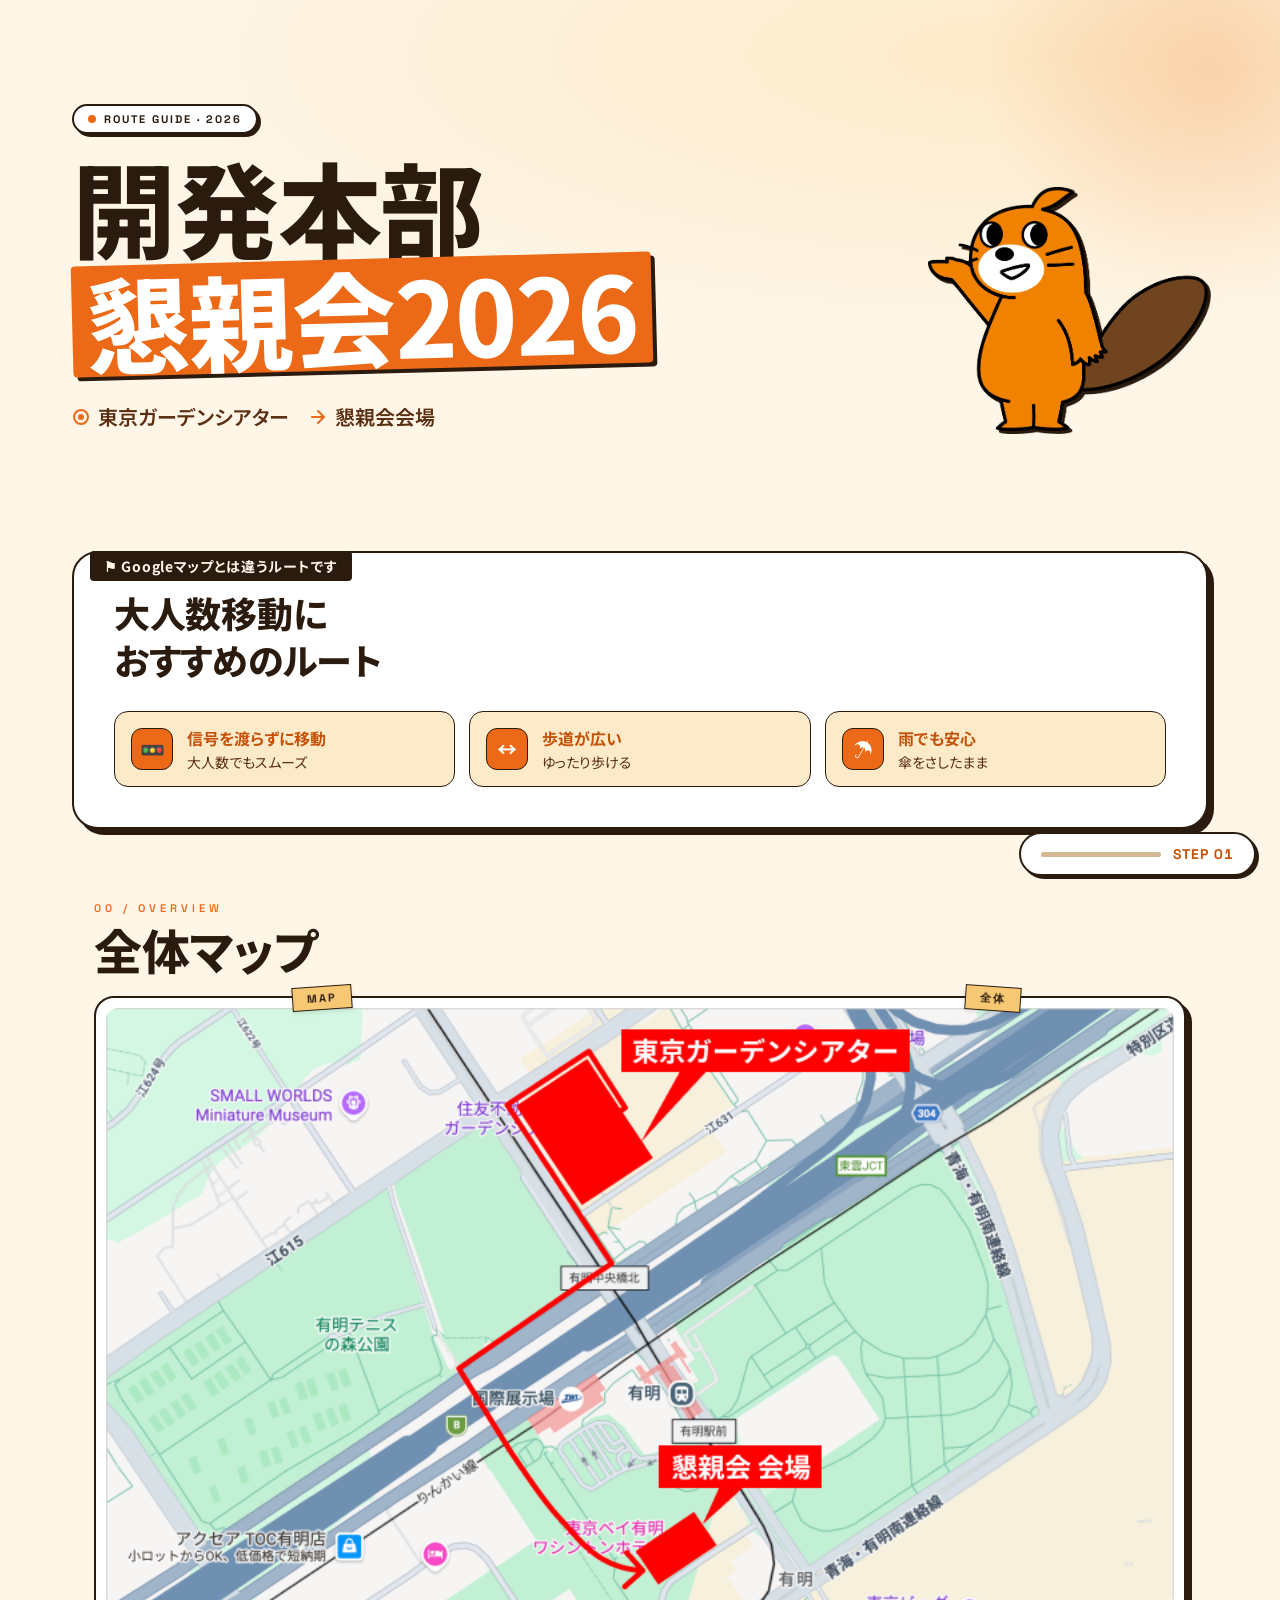
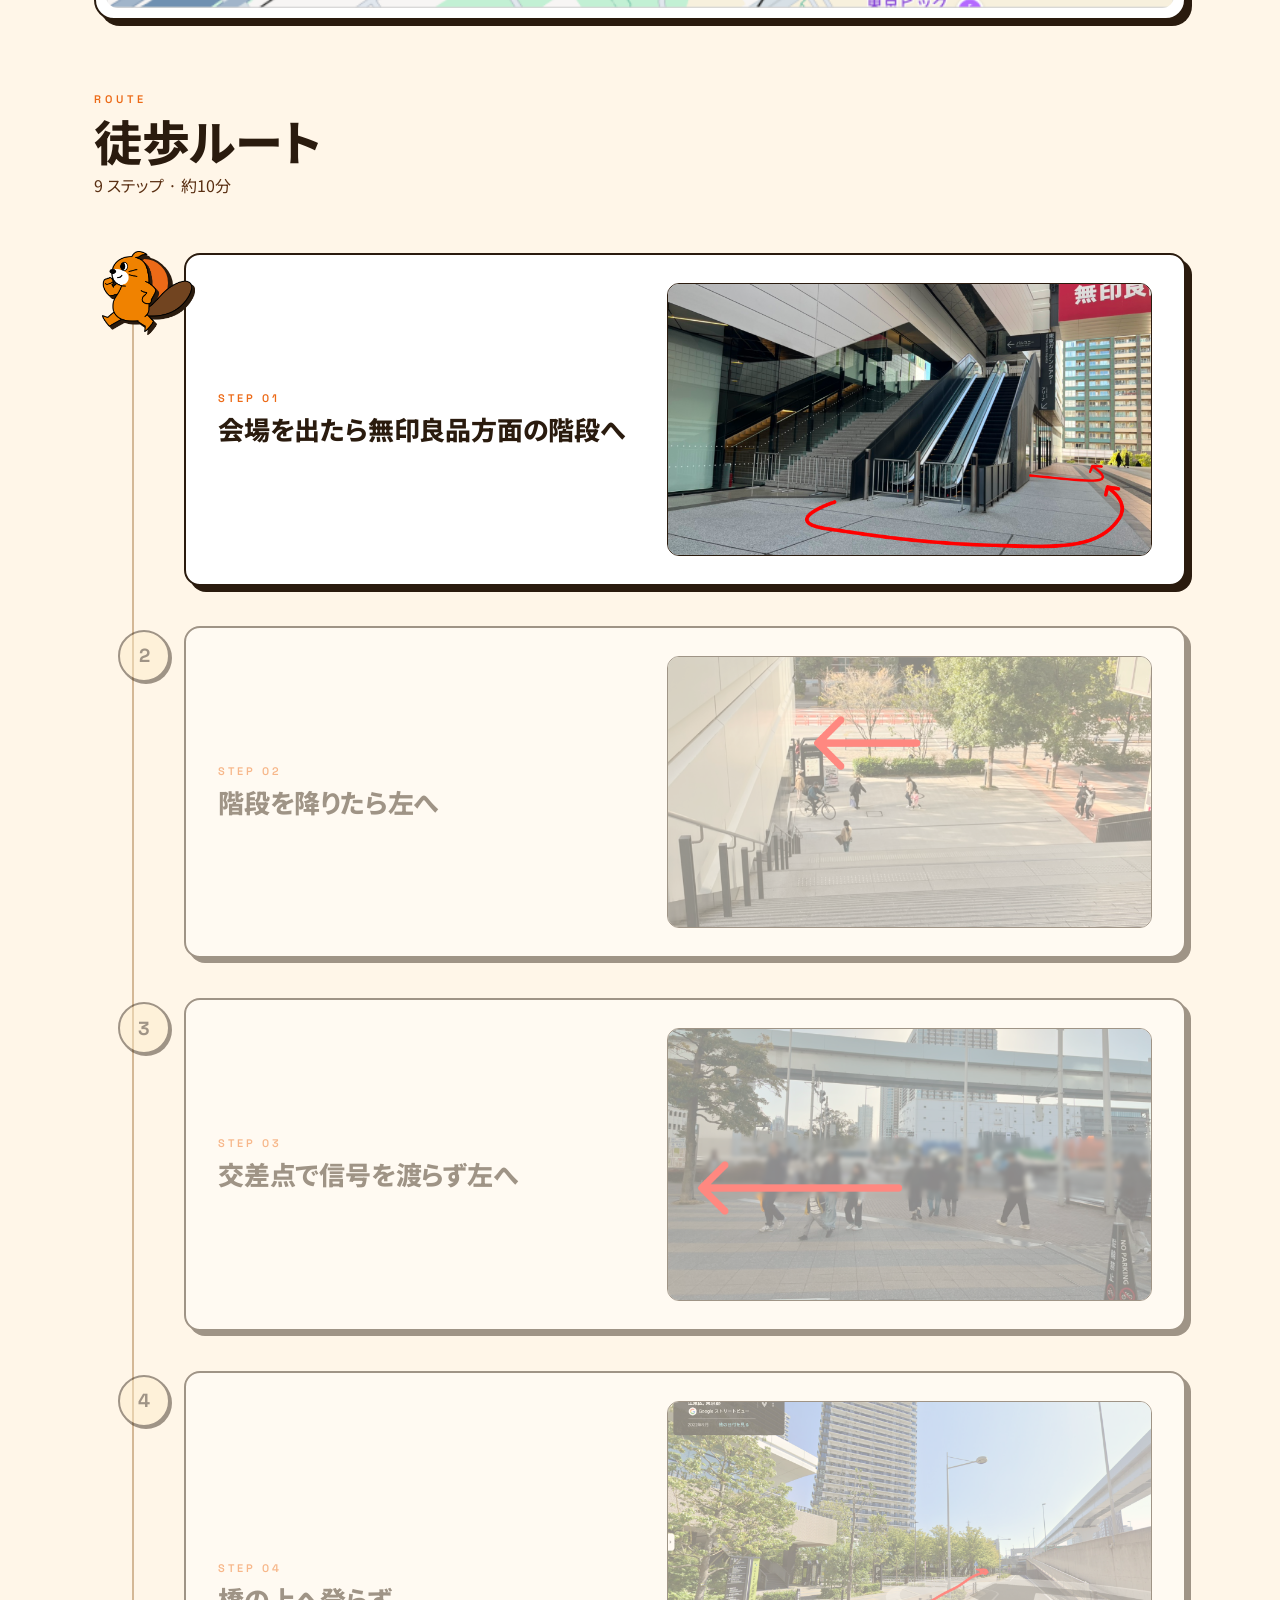
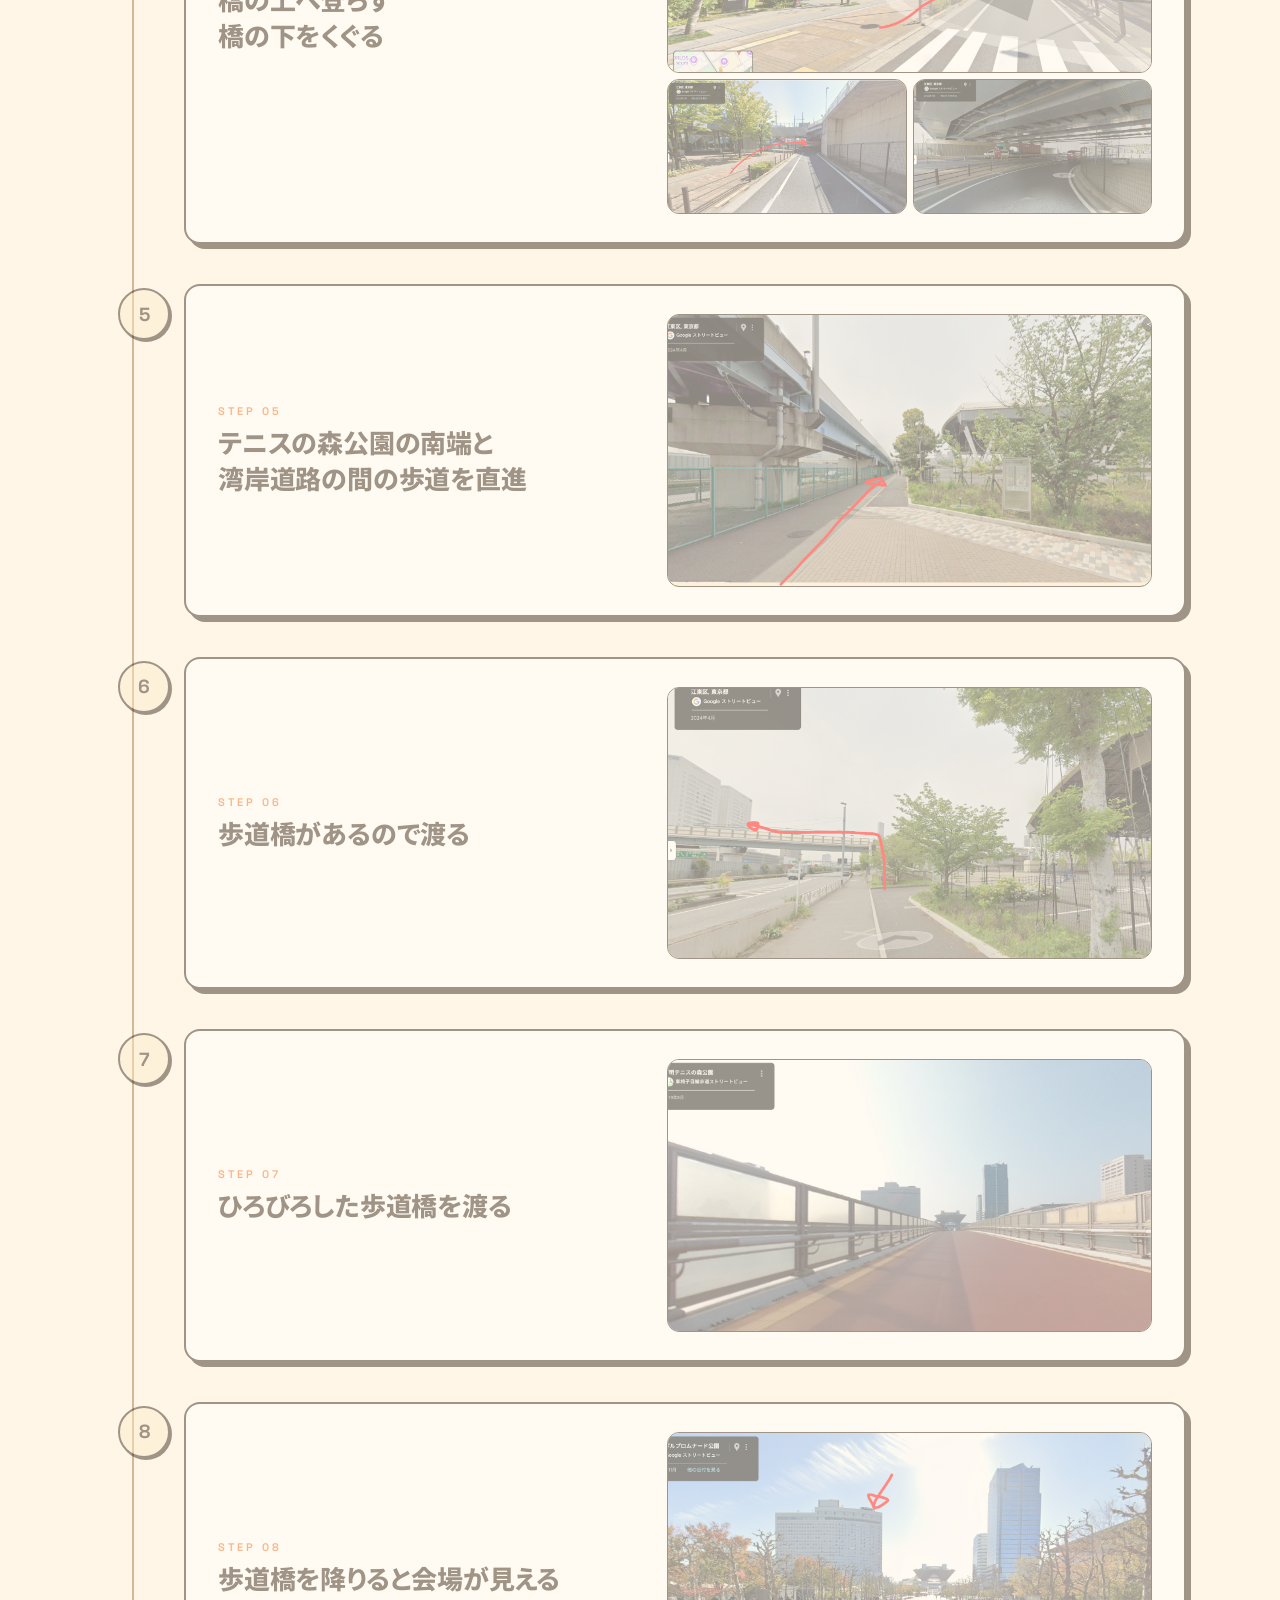
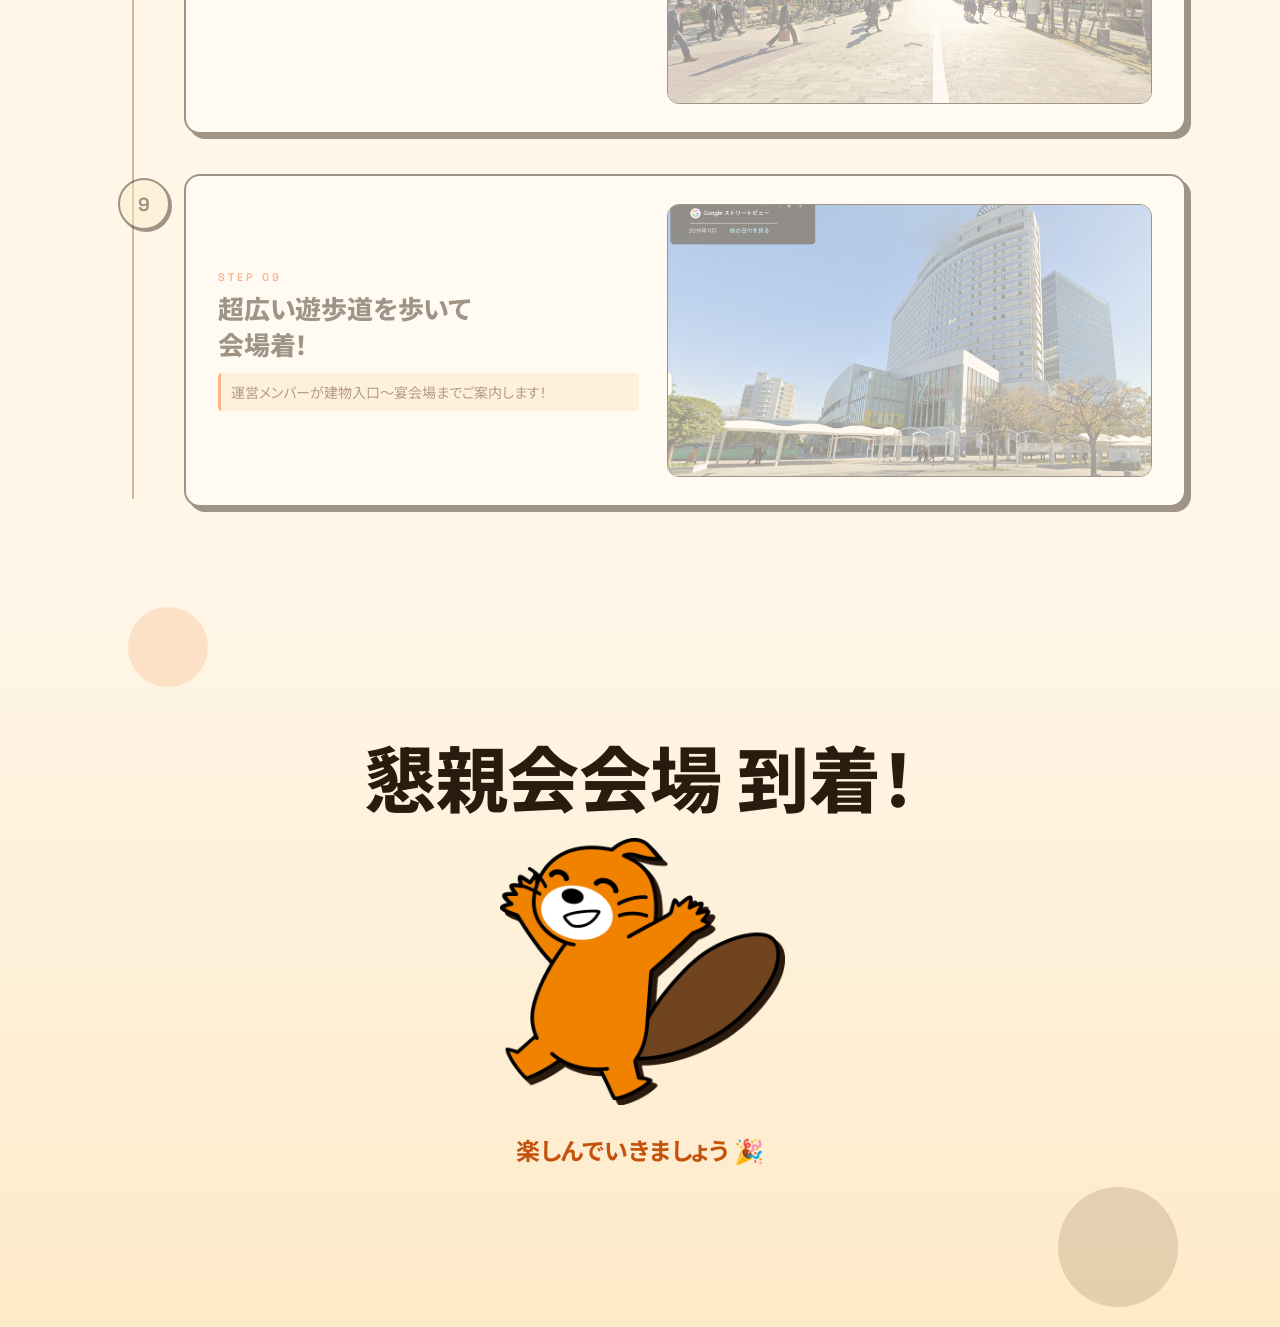
<file: index.html>
<!DOCTYPE html>
<html lang="ja">
<head>
  <meta charset="utf-8">
  <meta name="viewport" content="width=device-width,initial-scale=1,viewport-fit=cover">
  <title>開発本部懇親会2026 · ROUTE GUIDE</title>
  <link rel="stylesheet" href="story-warm.css">
</head>
<body>

<svg class="confetti" aria-hidden="true">
  <defs>
    <pattern id="dots" x="0" y="0" width="80" height="80" patternUnits="userSpaceOnUse">
      <circle cx="10" cy="10" r="2.5" fill="#EC6A17"></circle>
      <circle cx="50" cy="30" r="2"   fill="#5A2F12"></circle>
      <circle cx="20" cy="60" r="2.2" fill="#C4520B"></circle>
      <circle cx="70" cy="70" r="1.8" fill="#5A2F12"></circle>
    </pattern>
  </defs>
  <rect width="100%" height="100%" fill="url(#dots)"></rect>
</svg>

<!-- HERO -->
<header class="hero">
  <div class="hero-glow"></div>
  <div class="hero-inner">
    <div class="hero-text">
      <p class="kicker"><span class="dot"></span>ROUTE GUIDE · 2026</p>
      <h1 class="hero-title">開発本部<br><span class="hero-stamp">懇親会2026</span></h1>
    <div class="hero-route">
      <div class="loc">
        <svg width="18" height="18" viewBox="0 0 18 18" fill="none" aria-hidden="true">
          <circle cx="9" cy="9" r="7" stroke="#EC6A17" stroke-width="2"/>
          <circle cx="9" cy="9" r="3" fill="#EC6A17"/>
        </svg>
        <span>東京ガーデンシアター</span>
      </div>
      <div class="loc">
        <svg width="18" height="18" viewBox="0 0 18 18" fill="none" aria-hidden="true">
          <path d="M3 9h12M9 3l6 6-6 6" stroke="#EC6A17" stroke-width="2" stroke-linecap="round"/>
        </svg>
        <span>懇親会会場</span>
      </div>
    </div>
    </div><!-- /.hero-text -->
    <img class="hero-mascot" src="rakuta_info.png" alt="">
  </div>
</header>

<!-- WHY -->
<section class="why">
  <p class="why-kicker">⚑ Googleマップとは違うルートです</p>
  <h2>大人数移動に<br>おすすめのルート</h2>
  <div class="why-list">
    <div class="why-item">
      <div class="why-ic">🚥</div>
      <div><b>信号を渡らずに移動</b><span>大人数でもスムーズ</span></div>
    </div>
    <div class="why-item">
      <div class="why-ic">↔</div>
      <div><b>歩道が広い</b><span>ゆったり歩ける</span></div>
    </div>
    <div class="why-item">
      <div class="why-ic">☂</div>
      <div><b>雨でも安心</b><span>傘をさしたまま</span></div>
    </div>
  </div>
</section>

<!-- MAP -->
<section class="section">
  <p class="sec-kicker">00 / OVERVIEW</p>
  <h2 class="sec-title">全体マップ</h2>
  <div class="map">
    <span class="tape tape-1">MAP</span>
    <span class="tape tape-2">全体</span>
    <img src="00_map.jpg" alt="全体マップ">
  </div>
</section>

<!-- STEPS -->
<section class="section">
  <p class="sec-kicker">ROUTE</p>
  <h2 class="sec-title">徒歩ルート</h2>
  <p class="sec-sub">9 ステップ · 約10分</p>

  <div class="timeline" id="timeline">
    <div class="tl-rail"></div>
    <div class="tl-prog" id="tlProg"></div>
    <img class="tl-walker" id="tlWalker" src="rakuta_walking.png" alt="">
    <div id="steps"></div>
  </div>
</section>

<!-- ARRIVAL -->
<section class="arrival">
  <h2>懇親会会場 到着！</h2>
  <img class="mascot" src="rakuta_yorokobi.png" alt="喜ぶらくた">
  <p>楽しんでいきましょう 🎉</p>
</section>

<!-- FIXED UI -->
<button class="back-top" id="backTop" aria-label="先頭へ">↑</button>
<div class="pill">
  <div class="pill-bar"><div id="pillBar"></div></div>
  <span class="mono" id="pillLabel">START</span>
</div>

<script>
const STEPS = [
  { t:'会場を出たら無印良品方面の階段へ',                       imgs:['00_step0.jpg'] },
  { t:'階段を降りたら左へ',                                     imgs:['00_step0b.jpg'] },
  { t:'交差点で信号を渡らず左へ',                               imgs:['01_step1.jpg'] },
  { t:'橋の上へ登らず\n橋の下をくぐる',                         imgs:['02_step2a.jpg','02_step2b.jpg','02_step2c.jpg'] },
  { t:'テニスの森公園の南端と\n湾岸道路の間の歩道を直進',       imgs:['03_step3.jpg'] },
  { t:'歩道橋があるので渡る',                                   imgs:['04_step4.jpg'] },
  { t:'ひろびろした歩道橋を渡る',                               imgs:['05_step5.jpg'] },
  { t:'歩道橋を降りると会場が見える',                           imgs:['06_step6.jpg'] },
  { t:'超広い遊歩道を歩いて\n会場着！', note:'運営メンバーが建物入口〜宴会場までご案内します！', imgs:['07_step7.jpg'] },
];

const container = document.getElementById('steps');
STEPS.forEach((s, i) => {
  const el = document.createElement('article');
  el.className = 'step';
  el.dataset.step = i + 1;
  const imgs = s.imgs.map(src =>
    `<div class="step-img"><img loading="lazy" src="${src}" alt=""></div>`
  ).join('');
  el.innerHTML = `
    <div class="step-pin">${i + 1}</div>
    <div class="step-card">
      <div>
        <div class="step-kicker">STEP ${String(i + 1).padStart(2, '0')}</div>
        <div class="step-title">${s.t}</div>
        ${s.note ? `<div class="step-note">${s.note}</div>` : ''}
        ${s.last ? `<div class="step-pill">運営が宴会場までご案内！</div>` : ''}
      </div>
      <div class="step-imgs ${s.imgs.length > 1 ? 'multi' : ''}">${imgs}</div>
    </div>
  `;
  container.appendChild(el);
});

const tl       = document.getElementById('timeline');
const tlProg   = document.getElementById('tlProg');
const tlWalker = document.getElementById('tlWalker');
const pillBar  = document.getElementById('pillBar');
const pillLabel= document.getElementById('pillLabel');
const backTop  = document.getElementById('backTop');
const stepEls  = Array.from(document.querySelectorAll('.step'));

let raf = 0;
function update() {
  raf = 0;
  const scrollTop = document.documentElement.scrollTop || document.body.scrollTop;
  const maxScroll = document.documentElement.scrollHeight - document.documentElement.clientHeight;
  const p = maxScroll > 0 ? scrollTop / maxScroll : 0;

  pillBar.style.width = (p * 100).toFixed(1) + '%';
  backTop.classList.toggle('show', scrollTop > 500);

  const line = scrollTop + window.innerHeight * 0.4;
  let best = 0, bestDist = Infinity;
  const pinTops = [];
  stepEls.forEach(el => {
    const pin = el.querySelector('.step-pin');
    const r = pin.getBoundingClientRect();
    const top = r.top + scrollTop + r.height / 2;
    pinTops.push(top);
    const d = Math.abs(top - line);
    if (d < bestDist) { bestDist = d; best = +el.dataset.step; }
  });
  stepEls.forEach(el => el.classList.toggle('active', +el.dataset.step === best));

  const tlRect  = tl.getBoundingClientRect();
  const tlTop   = tlRect.top + scrollTop + 8;
  const tlBottom= tlRect.top + scrollTop + tlRect.height - 8;
  const activeTop = pinTops[best - 1] || tlTop;
  const clamped = Math.min(tlBottom, Math.max(tlTop, activeTop));
  tlProg.style.height = (clamped - tlTop) + 'px';
  tlWalker.style.top  = (clamped - tlRect.top - scrollTop - 32) + 'px';

  const atEnd = p > 0.98;
  pillLabel.textContent = atEnd ? 'ARRIVED' : (best === 0 ? 'START' : `STEP ${String(best).padStart(2, '0')}`);
}

function onScroll() { if (!raf) raf = requestAnimationFrame(update); }
addEventListener('scroll', onScroll, { passive: true });
addEventListener('resize', onScroll);
addEventListener('load', update);
setTimeout(update, 50);

backTop.addEventListener('click', () => window.scrollTo({ top: 0, behavior: 'smooth' }));
</script>

</body>
</html>
</file>
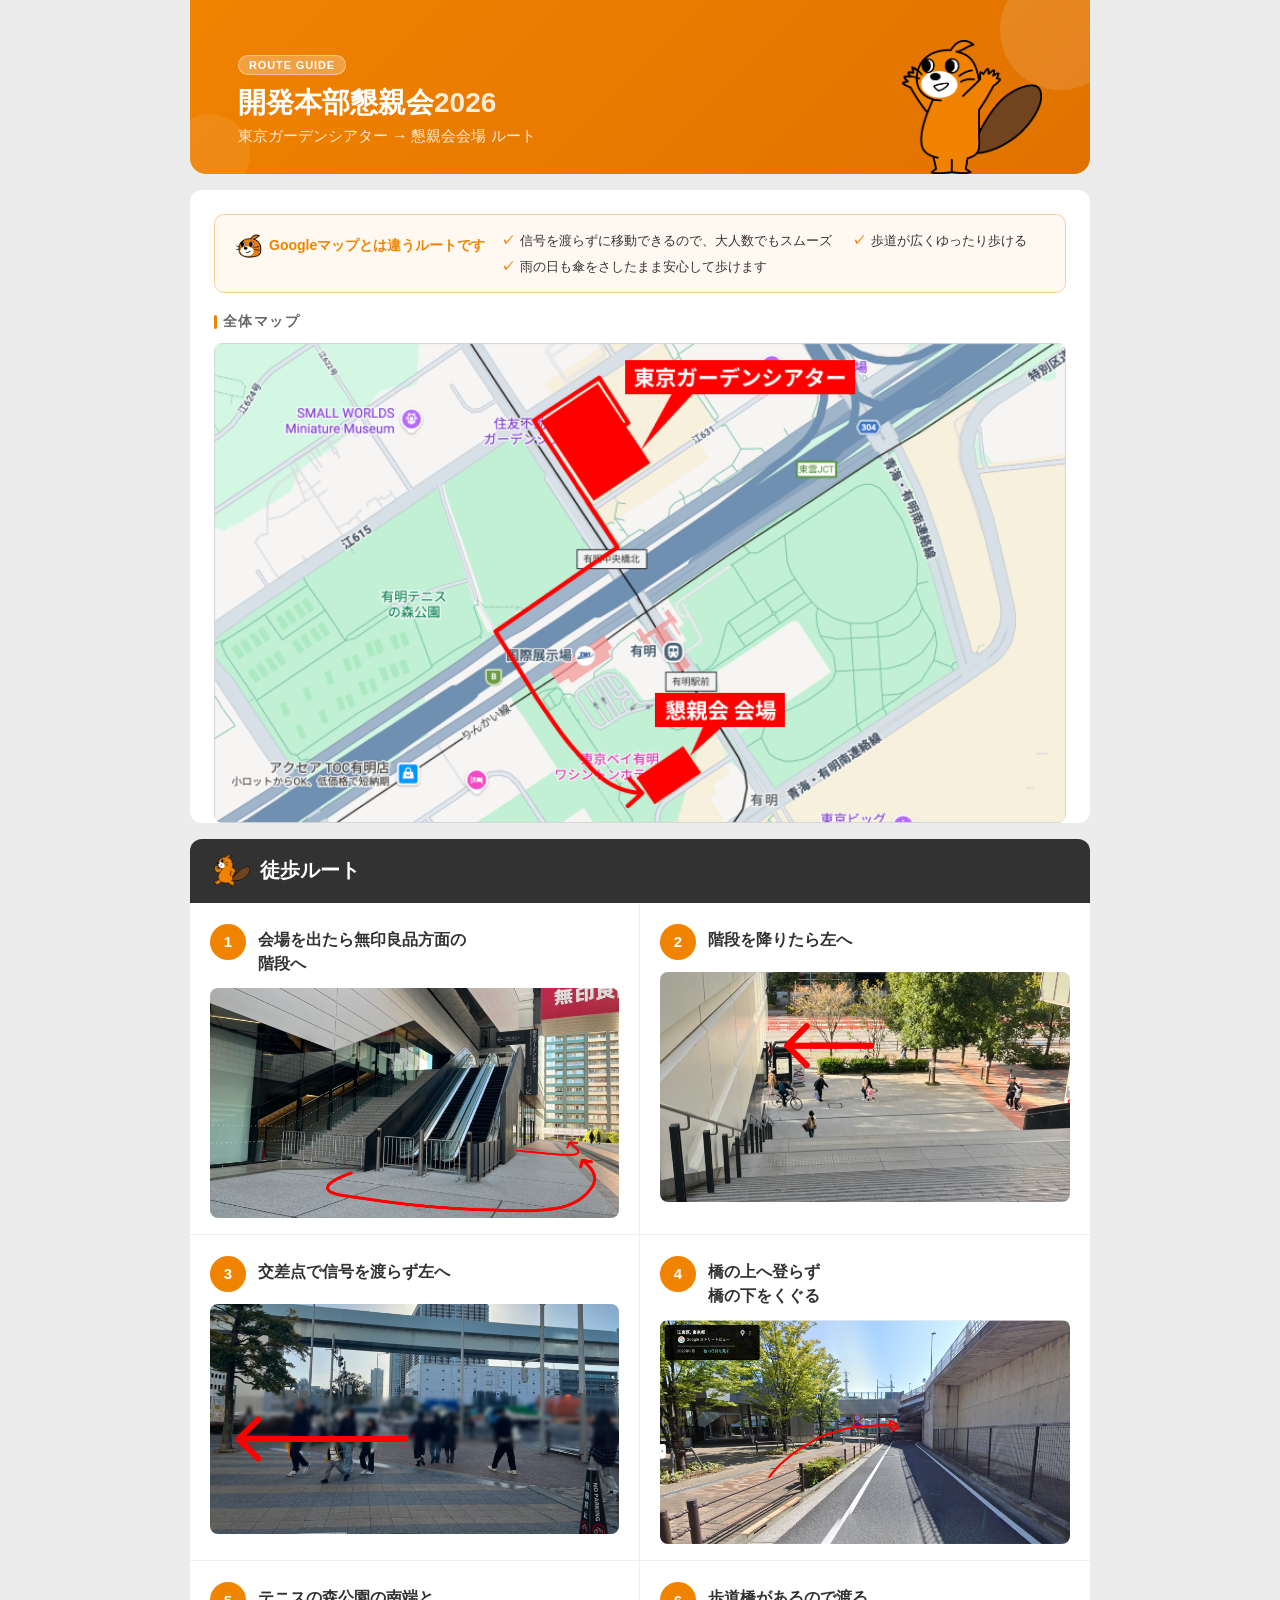
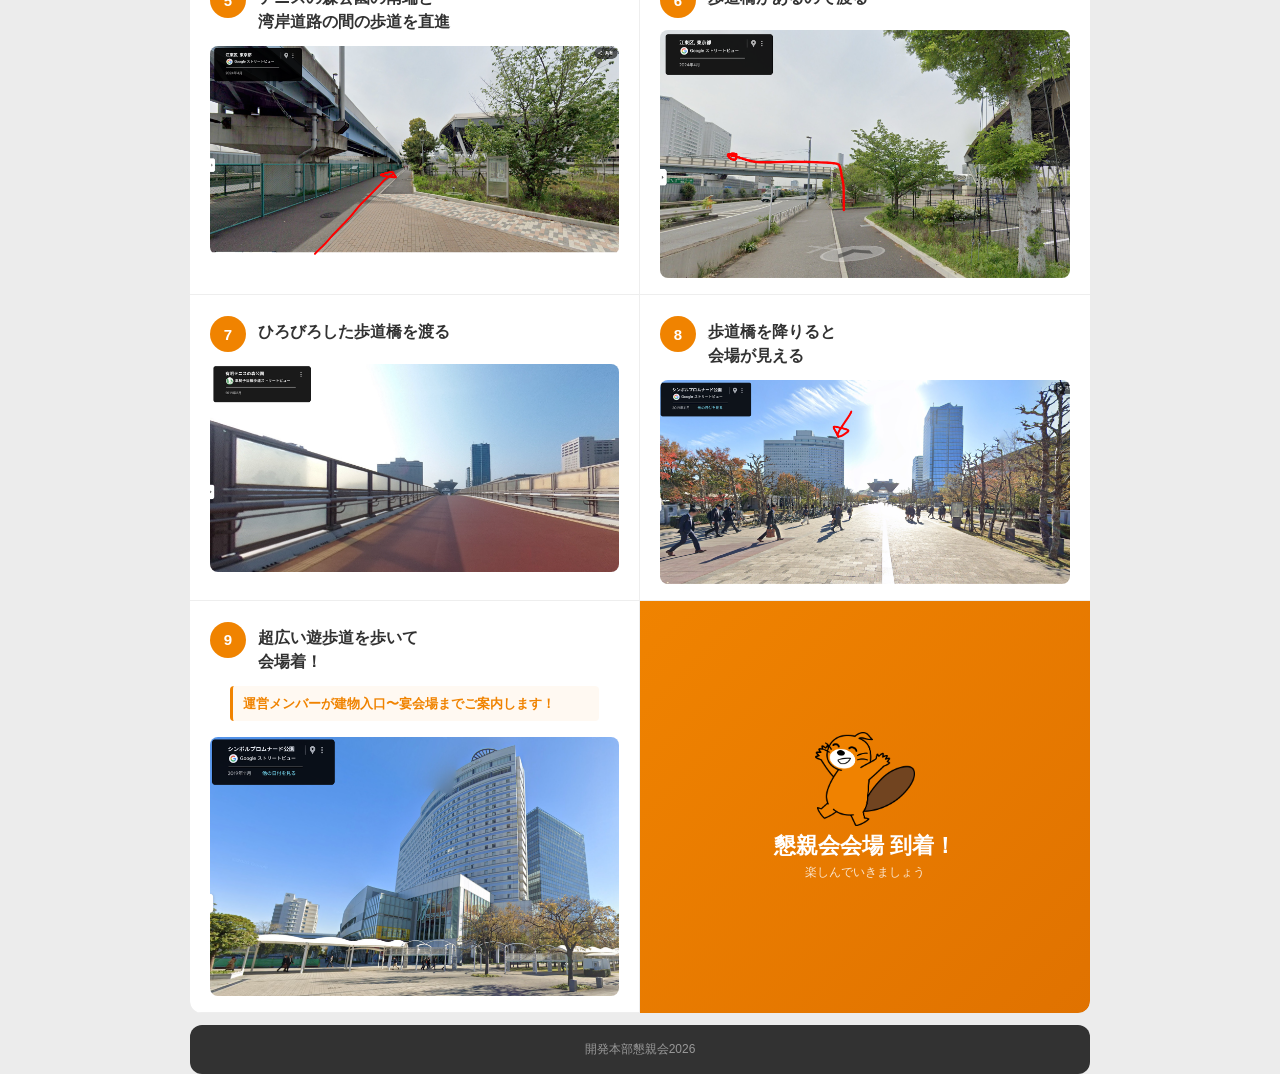
<file: card.html>
<!DOCTYPE html>
<html lang="ja">
<head>
  <meta charset="UTF-8">
  <meta name="viewport" content="width=device-width, initial-scale=1.0">
  <title>開発本部懇親会2026 会場案内</title>
  <link rel="stylesheet" href="style.css">
</head>
<body>

  <!-- ヘッダー -->
  <div class="header">
    <div class="header-text">
      <div class="event-label">ROUTE GUIDE</div>
      <h1>開発本部懇親会<span>2026</span></h1>
      <p class="subtitle">東京ガーデンシアター → 懇親会会場 ルート</p>
    </div>
    <img class="header-rakuta" src="rakuta_egao.png" alt="">
  </div>

  <!-- 全体マップ -->
  <div class="map-section">
    <div class="recommend-box">
      <div class="rec-title"><img src="rakuta_face.png" alt="">Googleマップとは違うルートです</div>
      <ul class="rec-list">
        <li>信号を渡らずに移動できるので、大人数でもスムーズ</li>
        <li>歩道が広くゆったり歩ける</li>
        <li>雨の日も傘をさしたまま安心して歩けます</li>
      </ul>
    </div>
    <div class="section-title">全体マップ</div>
    <img class="map-img" src="00_map.jpg" alt="全体マップ">
  </div>

  <!-- ルート -->
  <div class="route-header">
    <img src="rakuta_walking.png" alt="" style="height:32px;width:auto;vertical-align:middle;margin-right:2px;"> 徒歩ルート
  </div>

  <div class="steps">

    <!-- Step 1 -->
    <div class="step">
      <div class="step-inner">
        <div class="step-badge-row">
          <div class="step-number">1</div>
          <div class="step-text">会場を出たら無印良品方面の<br>階段へ</div>
        </div>
        <div class="step-imgs">
          <img class="step-img" src="00_step0.jpg" alt="Step 1">
        </div>
      </div>
    </div>

    <!-- Step 2 -->
    <div class="step">
      <div class="step-inner">
        <div class="step-badge-row">
          <div class="step-number">2</div>
          <div class="step-text">階段を降りたら左へ</div>
        </div>
        <div class="step-imgs">
          <img class="step-img" src="00_step0b.jpg" alt="Step 2">
        </div>
      </div>
    </div>

    <!-- Step 3 -->
    <div class="step">
      <div class="step-inner">
        <div class="step-badge-row">
          <div class="step-number">3</div>
          <div class="step-text">交差点で信号を渡らず左へ</div>
        </div>
        <div class="step-imgs">
          <img class="step-img" src="01_step1.jpg" alt="Step 2">
        </div>
      </div>
    </div>

    <!-- Step 4 -->
    <div class="step">
      <div class="step-inner">
        <div class="step-badge-row">
          <div class="step-number">4</div>
          <div class="step-text">橋の上へ登らず<br>橋の下をくぐる</div>
        </div>
        <div class="step-imgs">
          <img class="step-img pc-hidden" src="02_step2a.jpg" alt="Step 4-1">
          <img class="step-img" src="02_step2b.jpg" alt="Step 4-2">
          <img class="step-img pc-hidden" src="02_step2c.jpg" alt="Step 4-3">
        </div>
      </div>
    </div>

    <!-- Step 5 -->
    <div class="step">
      <div class="step-inner">
        <div class="step-badge-row">
          <div class="step-number">5</div>
          <div class="step-text">テニスの森公園の南端と<br>湾岸道路の間の歩道を直進</div>
        </div>
        <div class="step-imgs">
          <img class="step-img" src="03_step3.jpg" alt="Step 5">
        </div>
      </div>
    </div>

    <!-- Step 6 -->
    <div class="step">
      <div class="step-inner">
        <div class="step-badge-row">
          <div class="step-number">6</div>
          <div class="step-text">歩道橋があるので渡る</div>
        </div>
        <div class="step-imgs">
          <img class="step-img" src="04_step4.jpg" alt="Step 6">
        </div>
      </div>
    </div>

    <!-- Step 7 -->
    <div class="step">
      <div class="step-inner">
        <div class="step-badge-row">
          <div class="step-number">7</div>
          <div class="step-text">ひろびろした歩道橋を渡る</div>
        </div>
        <div class="step-imgs">
          <img class="step-img" src="05_step5.jpg" alt="Step 7">
        </div>
      </div>
    </div>

    <!-- Step 8 -->
    <div class="step">
      <div class="step-inner">
        <div class="step-badge-row">
          <div class="step-number">8</div>
          <div class="step-text">歩道橋を降りると<br>会場が見える</div>
        </div>
        <div class="step-imgs">
          <img class="step-img" src="06_step6.jpg" alt="Step 8">
        </div>
      </div>
    </div>

    <!-- Step 9 -->
    <div class="step">
      <div class="step-inner">
        <div class="step-badge-row">
          <div class="step-number">9</div>
          <div class="step-text">超広い遊歩道を歩いて<br>会場着！</div>
        </div>
        <div class="step-note">運営メンバーが建物入口〜宴会場までご案内します！</div>
        <div class="step-imgs">
          <img class="step-img" src="07_step7.jpg" alt="Step 9">
        </div>
      </div>
    </div>

    <!-- ゴール -->
    <div class="goal-banner">
      <div class="goal-body">
        <img class="goal-icon" src="rakuta_yorokobi.png" alt="">
        <div class="goal-text">懇親会会場 到着！</div>
        <div class="goal-sub">楽しんでいきましょう</div>
      </div>
    </div>

  </div>

  <div class="footer">開発本部懇親会2026</div>

</body>
</html>
</file>
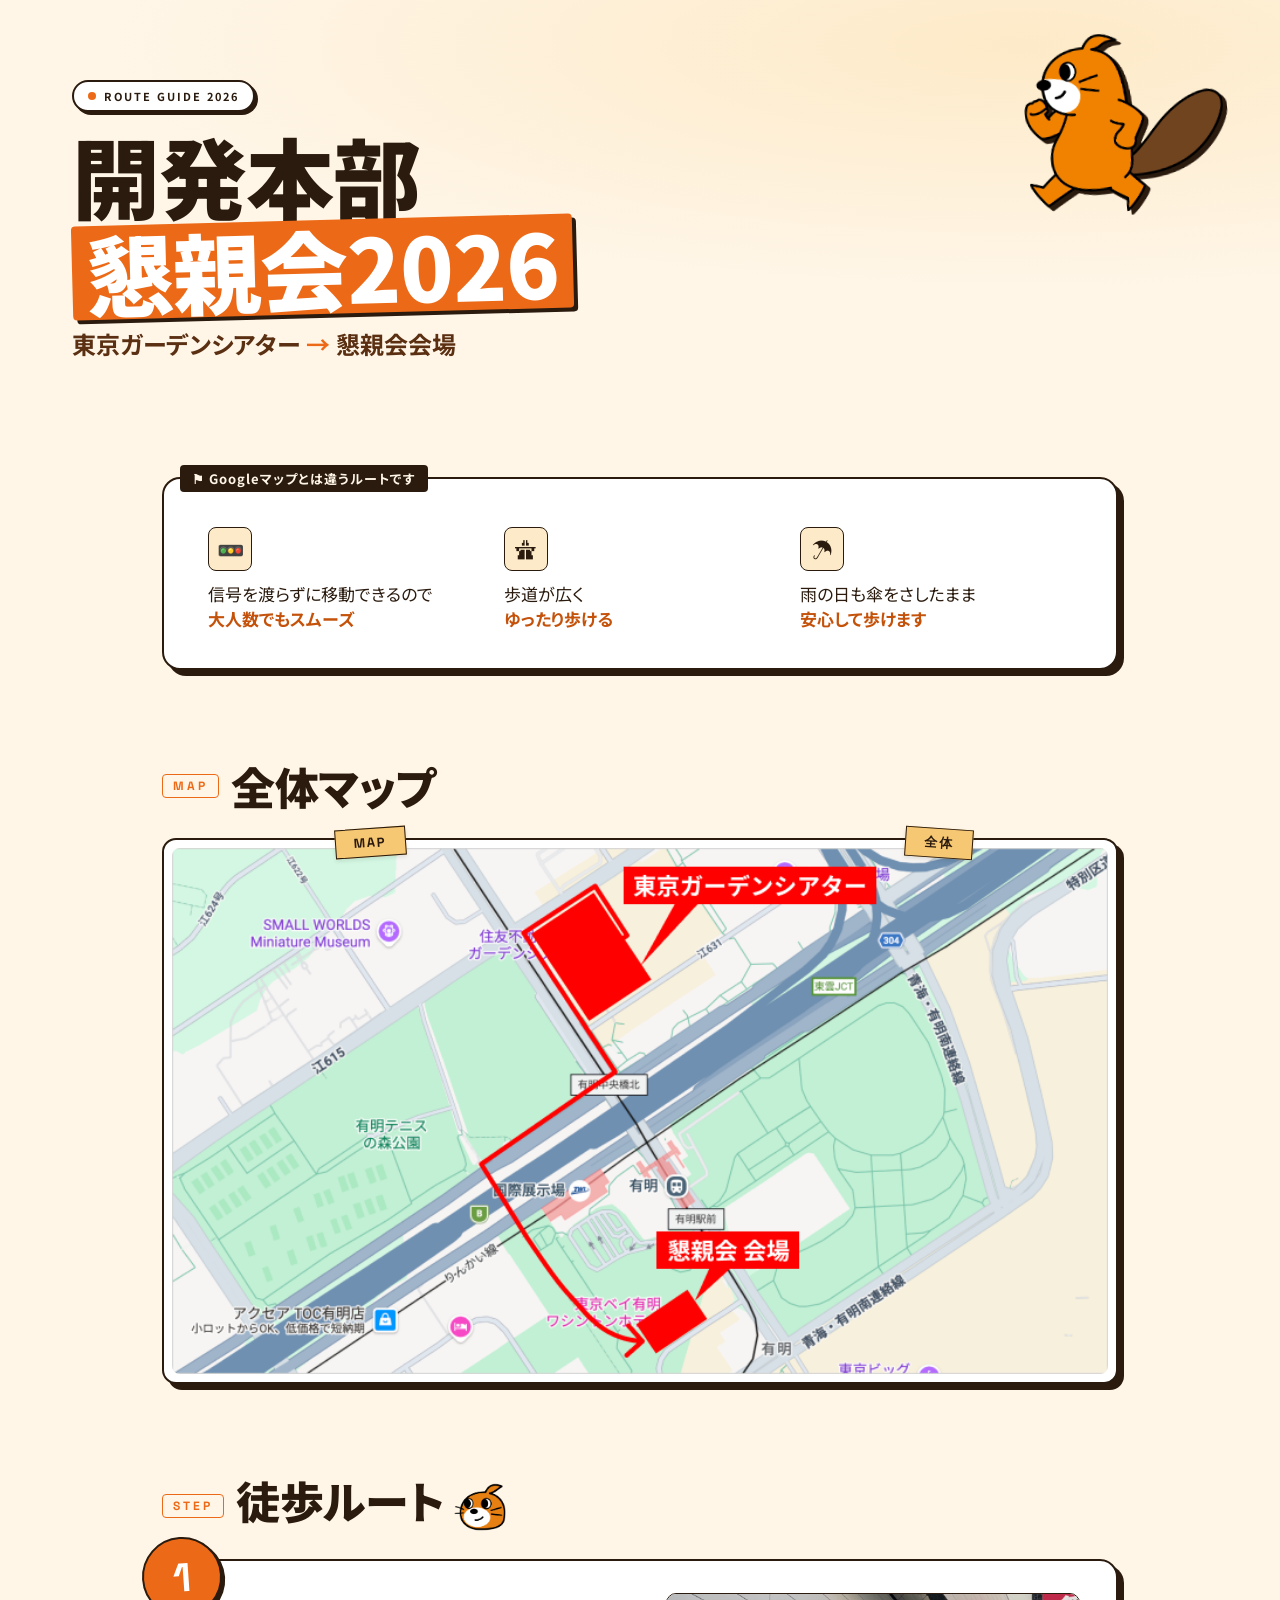
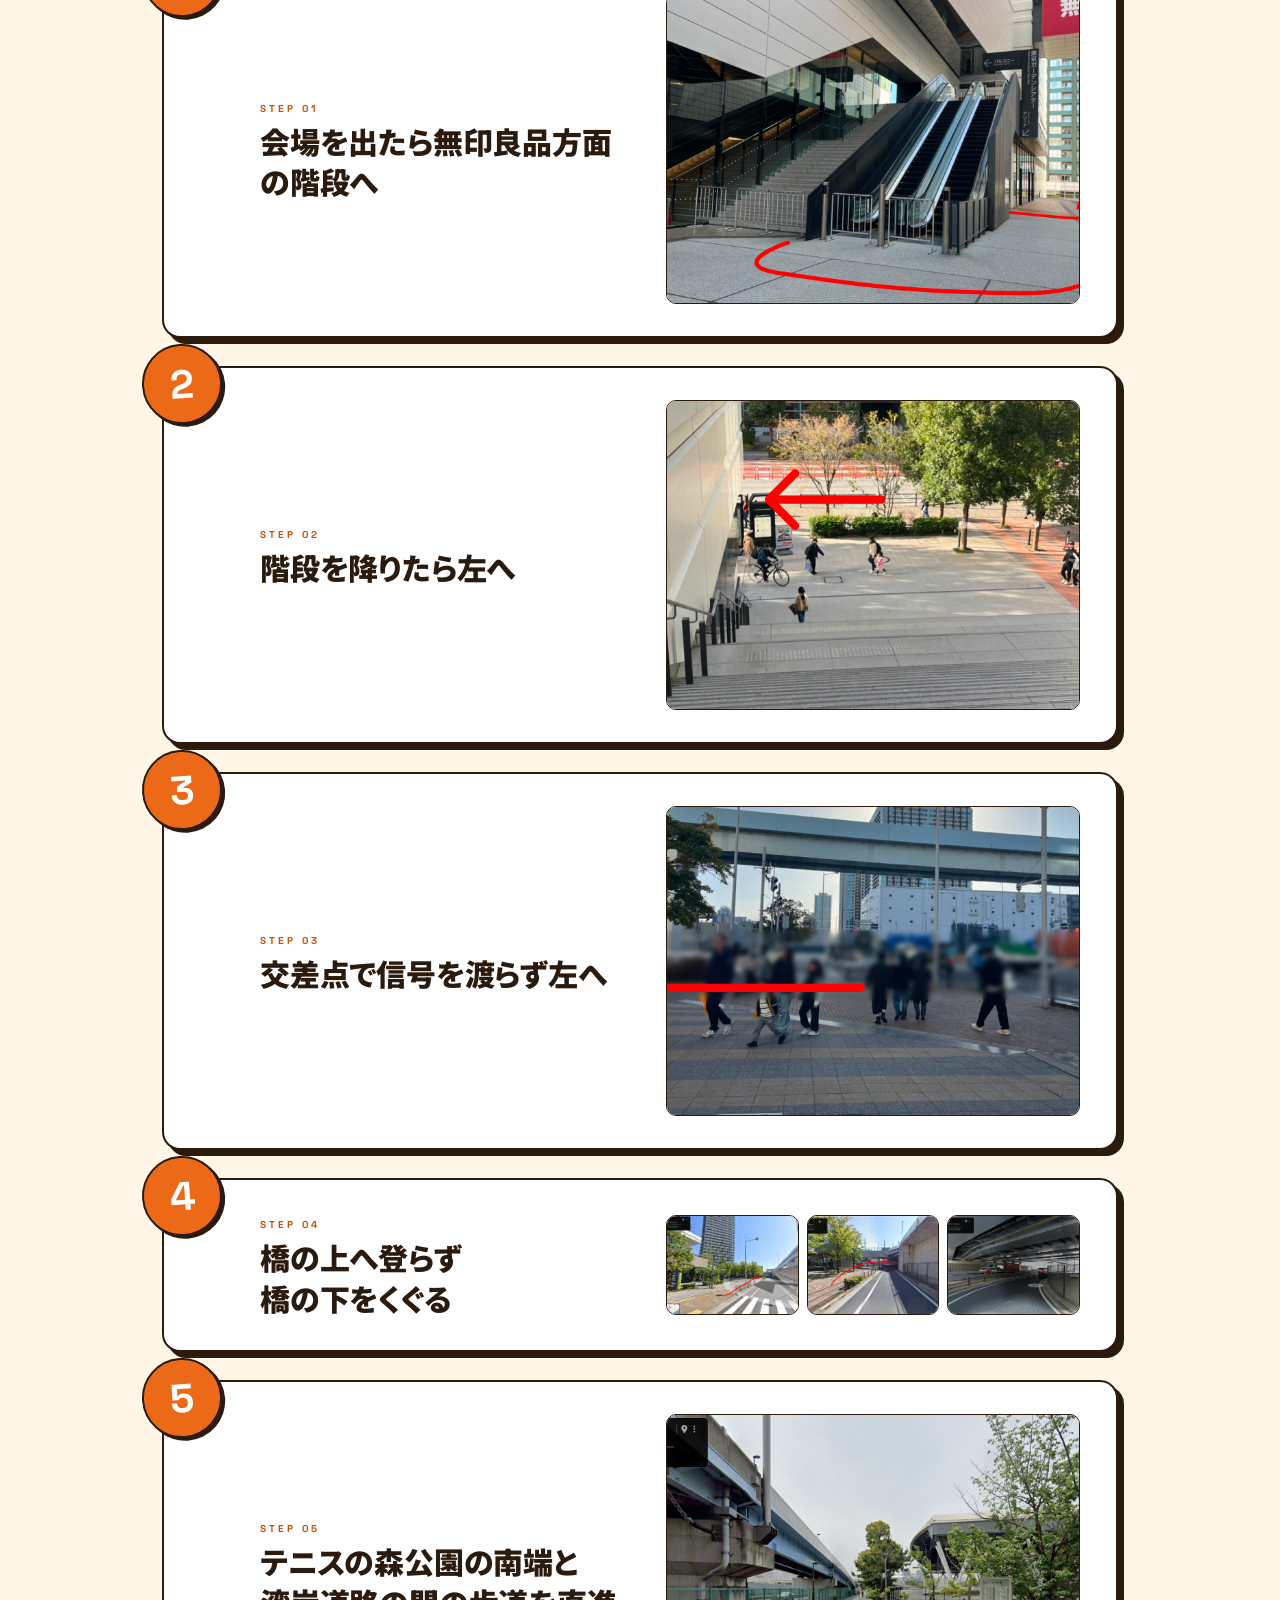
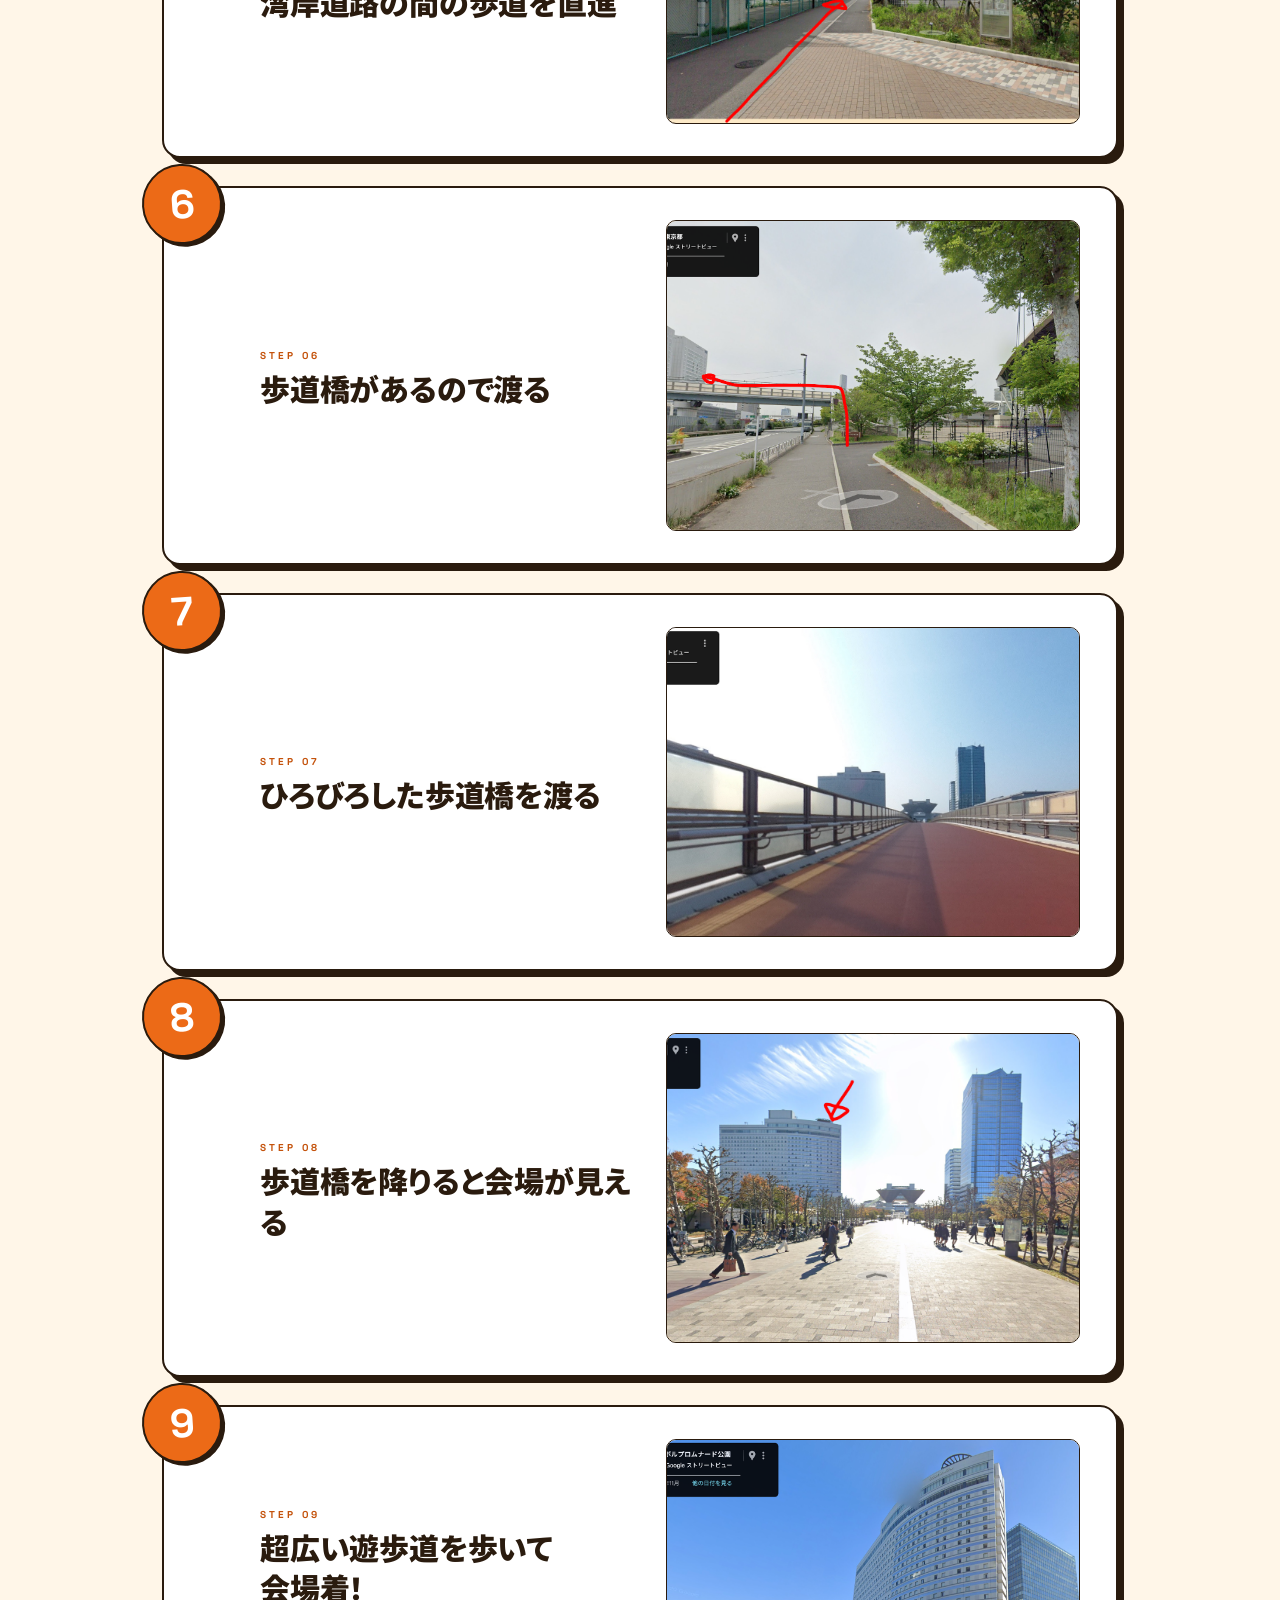
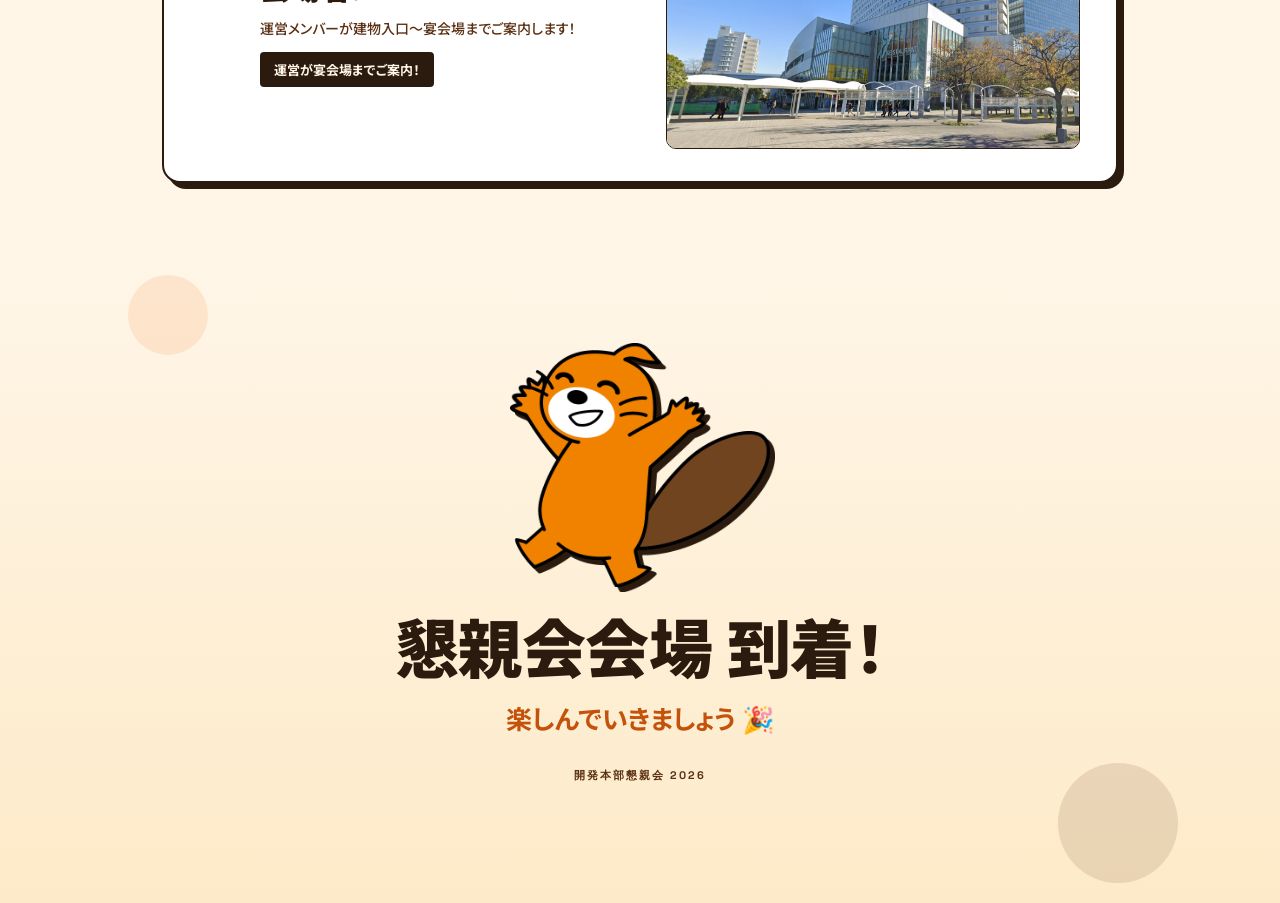
<file: guide.html>
<!DOCTYPE html>
<html lang="ja">
<head>
  <meta charset="utf-8">
  <meta name="viewport" content="width=device-width,initial-scale=1,viewport-fit=cover">
  <title>開発本部懇親会2026 · ROUTE GUIDE</title>
  <link rel="stylesheet" href="guide.css">
</head>
<body>

<div class="progress" id="progress"></div>

<svg class="confetti" aria-hidden="true">
  <defs>
    <pattern id="dots" x="0" y="0" width="80" height="80" patternUnits="userSpaceOnUse">
      <circle cx="10" cy="10" r="2.5" fill="#EC6A17"></circle>
      <circle cx="50" cy="30" r="2"   fill="#5A2F12"></circle>
      <circle cx="20" cy="60" r="2.2" fill="#C4520B"></circle>
      <circle cx="70" cy="70" r="1.8" fill="#5A2F12"></circle>
    </pattern>
  </defs>
  <rect width="100%" height="100%" fill="url(#dots)"></rect>
</svg>

<header class="hero">
  <span class="tag"><span class="dot"></span>ROUTE GUIDE 2026</span>
  <h1 class="hero-title">
    開発本部<br>
    <span class="hero-stamp">懇親会2026</span>
  </h1>
  <p class="hero-sub">東京ガーデンシアター<span class="arrow">→</span>懇親会会場</p>
  <img class="hero-mascot" src="rakuta_walking.png" alt="歩くらくた">
</header>

<div class="wrap">

  <section class="section">
    <div class="card">
      <div class="card-label">⚑ Googleマップとは違うルートです</div>
      <div class="why-list">
        <div class="why-item">
          <div class="why-ic">🚥</div>
          <div>信号を渡らずに移動できるので<br><b>大人数でもスムーズ</b></div>
        </div>
        <div class="why-item">
          <div class="why-ic">🛣</div>
          <div>歩道が広く<br><b>ゆったり歩ける</b></div>
        </div>
        <div class="why-item">
          <div class="why-ic">☂</div>
          <div>雨の日も傘をさしたまま<br><b>安心して歩けます</b></div>
        </div>
      </div>
    </div>
  </section>

  <section class="section">
    <div class="sec-title">
      <span class="sec-num">MAP</span>
      <h2>全体マップ</h2>
    </div>
    <div class="map-card">
      <span class="tape tape-1">MAP</span>
      <span class="tape tape-2">全体</span>
      <img src="00_map.jpg" alt="全体マップ">
    </div>
  </section>

  <section class="section">
    <div class="sec-title">
      <span class="sec-num">STEP</span>
      <h2>徒歩ルート<img class="h2-icon" src="rakuta_face.png" alt=""></h2>
    </div>
    <div class="steps" id="steps"></div>
  </section>

</div>

<section class="arrival">
  <img src="rakuta_yorokobi.png" alt="喜ぶらくた">
  <h2>懇親会会場 到着！</h2>
  <p>楽しんでいきましょう 🎉</p>
  <div class="footer mono">開発本部懇親会 2026</div>
</section>

<button class="back-top" id="backTop" title="先頭へ">↑</button>

<script>
const STEPS = [
  { t:'会場を出たら無印良品方面の階段へ',                       imgs:['00_step0.jpg'] },
  { t:'階段を降りたら左へ',                                     imgs:['00_step0b.jpg'] },
  { t:'交差点で信号を渡らず左へ',                               imgs:['01_step1.jpg'] },
  { t:'橋の上へ登らず\n橋の下をくぐる',                         imgs:['02_step2a.jpg','02_step2b.jpg','02_step2c.jpg'] },
  { t:'テニスの森公園の南端と\n湾岸道路の間の歩道を直進',       imgs:['03_step3.jpg'] },
  { t:'歩道橋があるので渡る',                                   imgs:['04_step4.jpg'] },
  { t:'ひろびろした歩道橋を渡る',                               imgs:['05_step5.jpg'] },
  { t:'歩道橋を降りると会場が見える',                           imgs:['06_step6.jpg'] },
  { t:'超広い遊歩道を歩いて\n会場着！', note:'運営メンバーが建物入口〜宴会場までご案内します！', imgs:['07_step7.jpg'], last:true },
];

const container = document.getElementById('steps');
STEPS.forEach((s, i) => {
  const el = document.createElement('article');
  el.className = 'step';
  const imgs = s.imgs.map(src =>
    `<div class="step-img"><img loading="lazy" src="${src}" alt=""></div>`
  ).join('');
  el.innerHTML = `
    <div class="step-badge">${i + 1}</div>
    <div class="step-body">
      <div class="step-kicker">STEP ${String(i + 1).padStart(2, '0')}</div>
      <div class="step-title">${s.t}</div>
      ${s.note ? `<div class="step-note">${s.note}</div>` : ''}
      ${s.last ? `<div class="step-pill">運営が宴会場までご案内！</div>` : ''}
    </div>
    <div class="step-imgs ${s.imgs.length > 1 ? 'multi' : ''}">${imgs}</div>
  `;
  container.appendChild(el);
});

const prog    = document.getElementById('progress');
const backTop = document.getElementById('backTop');
function onScroll() {
  const h = document.documentElement;
  const p = h.scrollTop / Math.max(1, h.scrollHeight - h.clientHeight);
  prog.style.width = (p * 100).toFixed(1) + '%';
  backTop.classList.toggle('show', h.scrollTop > 400);
}
addEventListener('scroll', onScroll, { passive: true });
onScroll();
backTop.addEventListener('click', () => window.scrollTo({ top: 0, behavior: 'smooth' }));
</script>

</body>
</html>
</file>
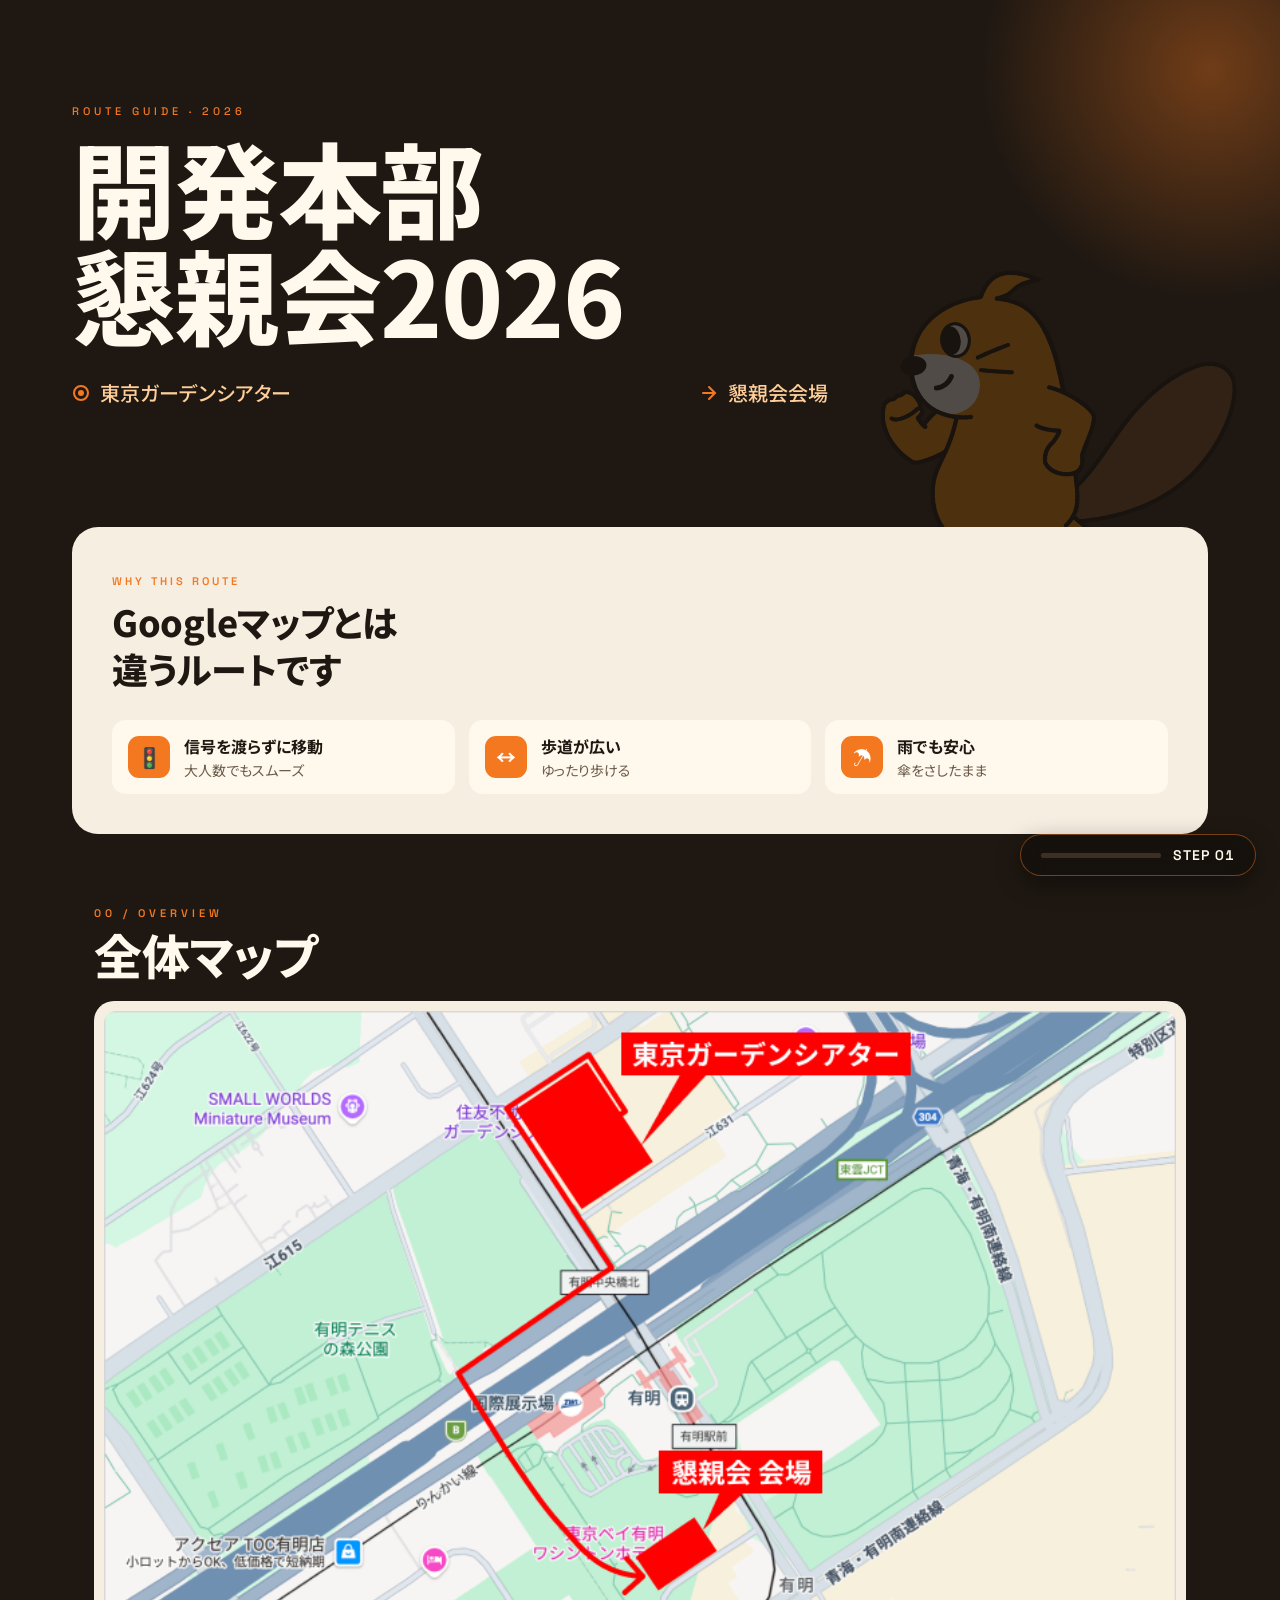
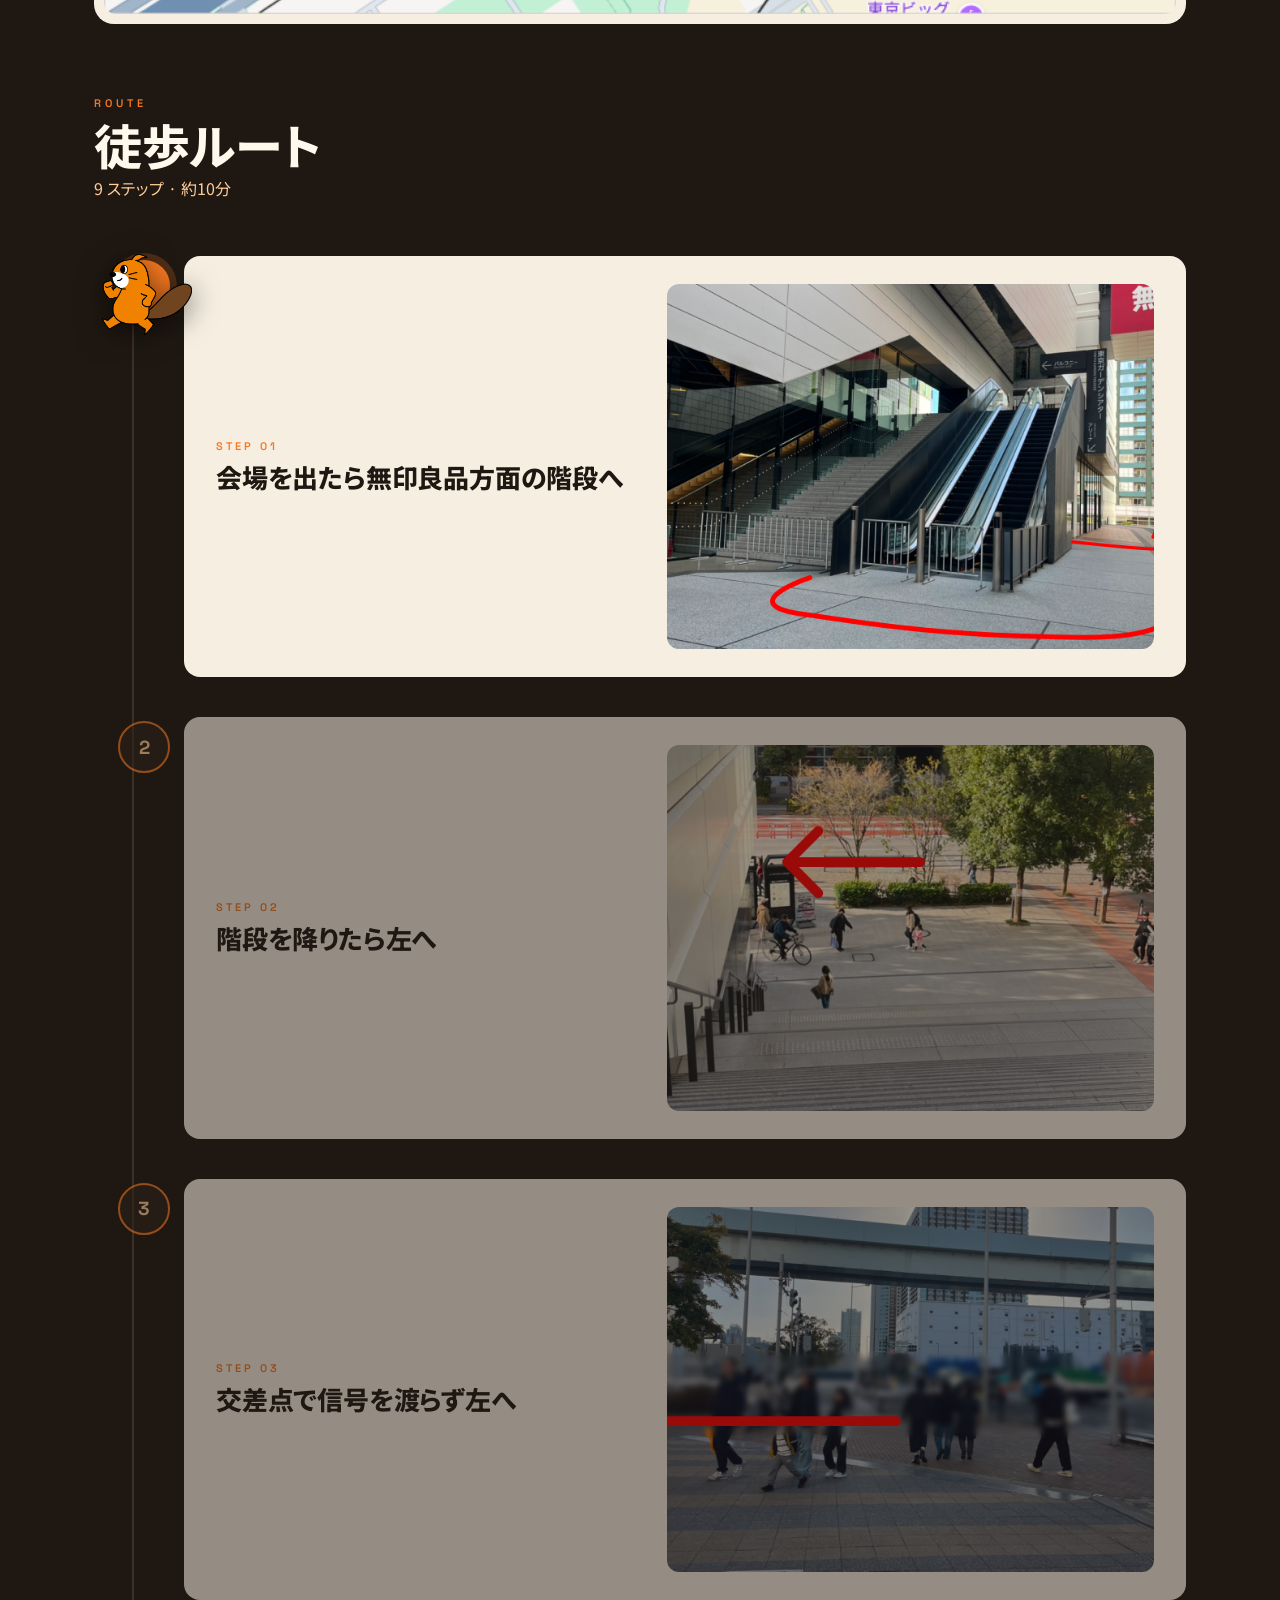
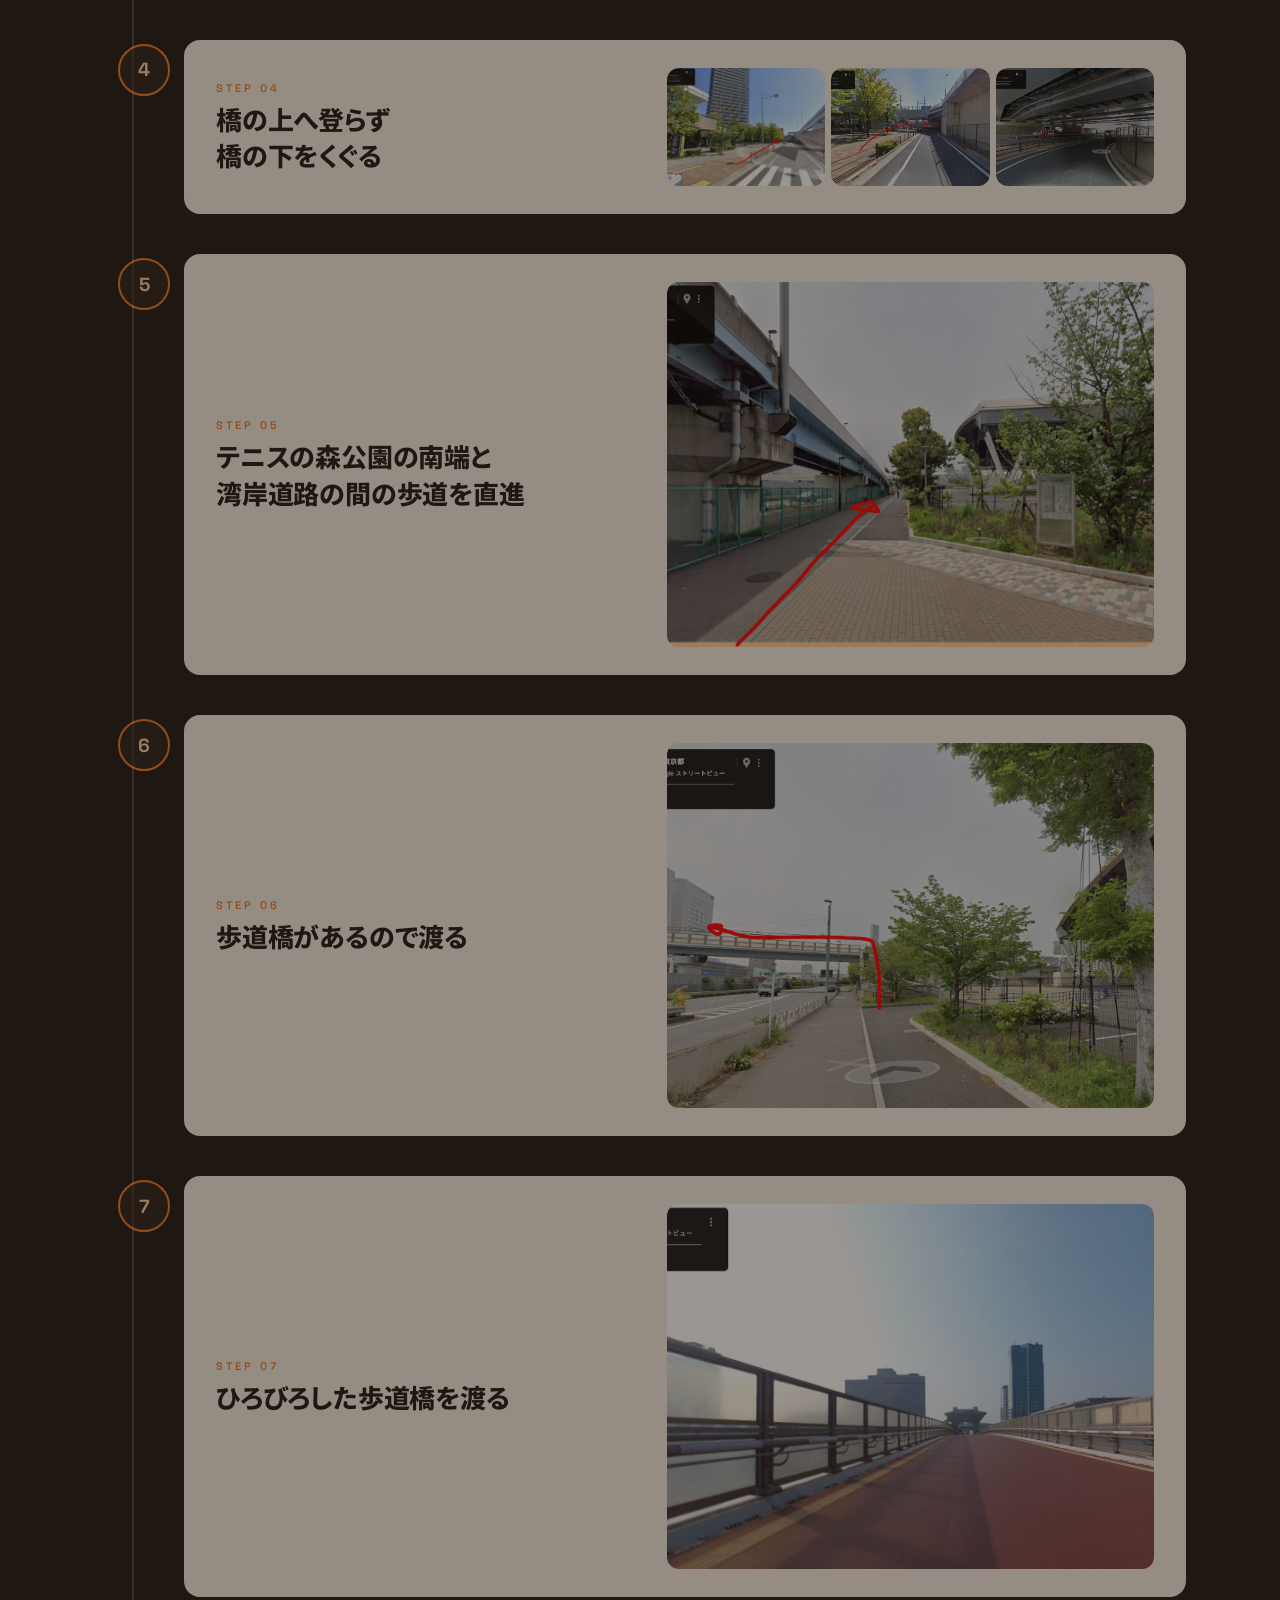
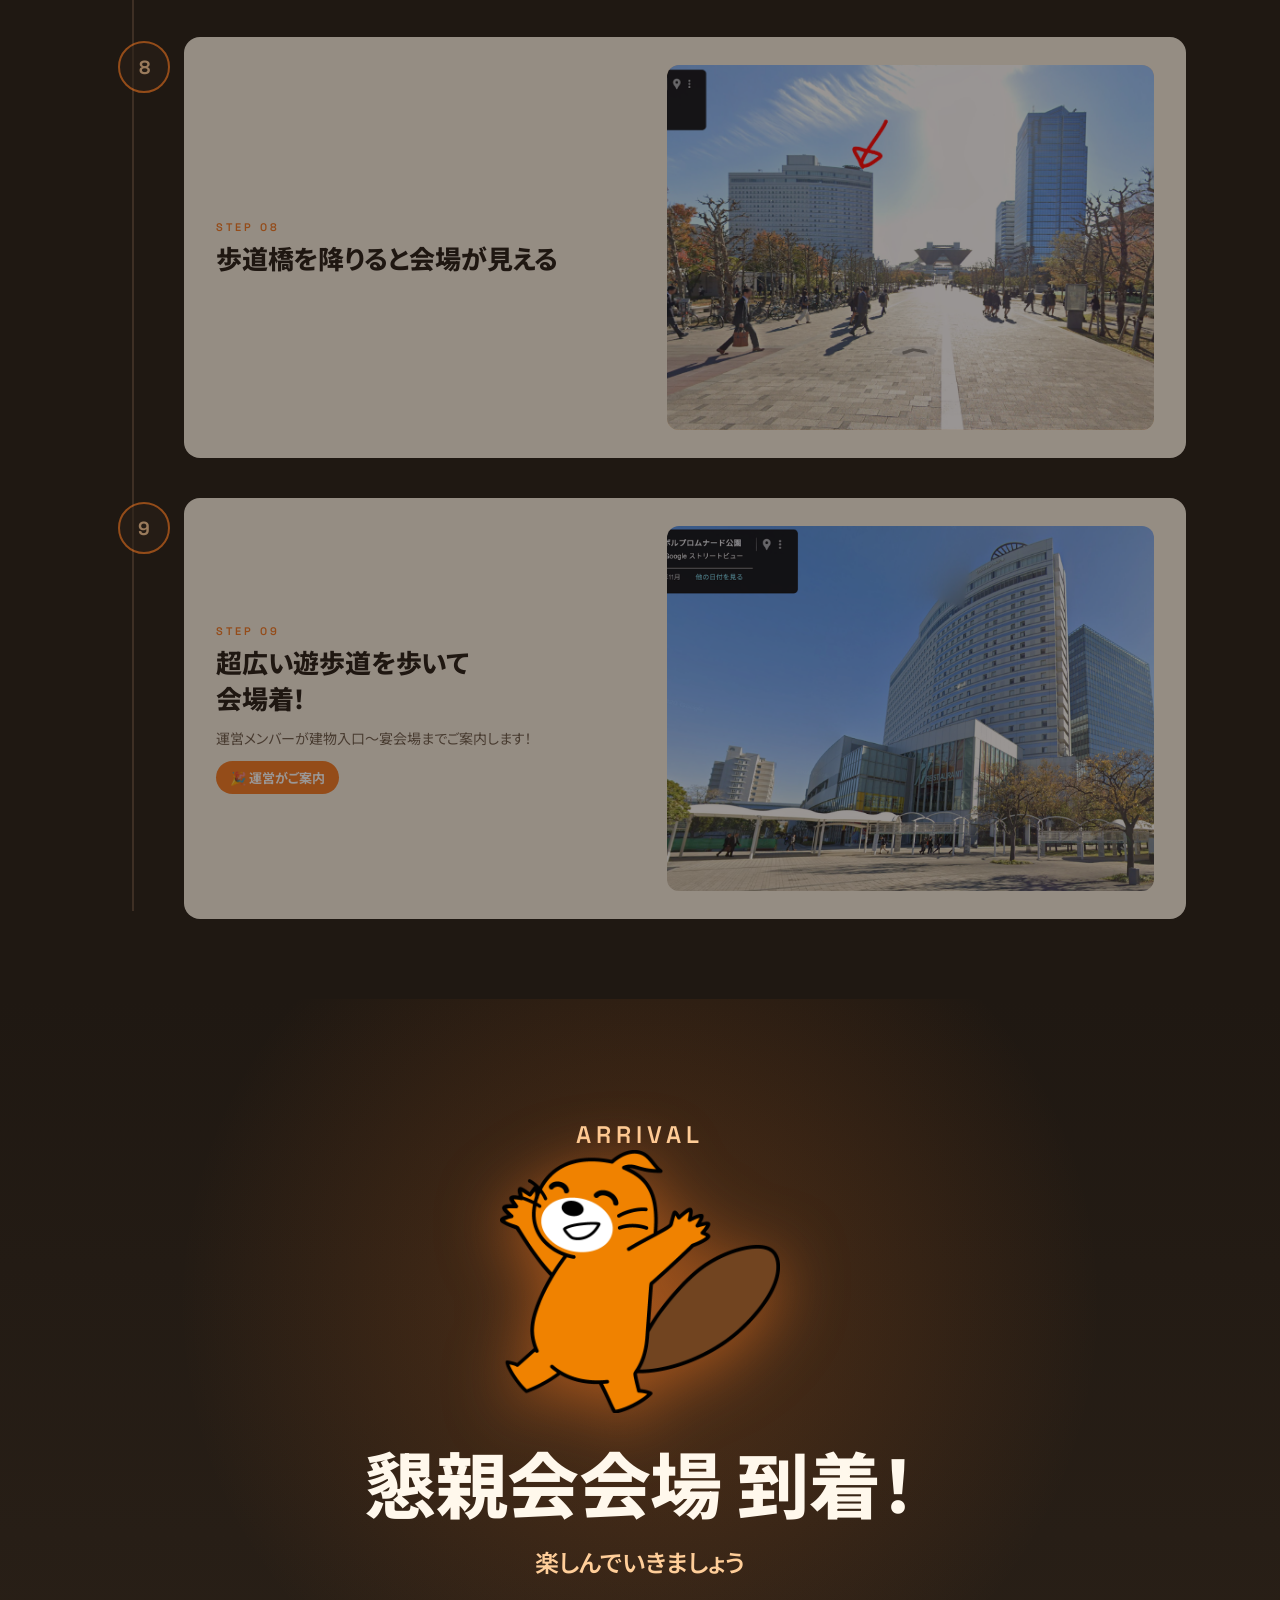
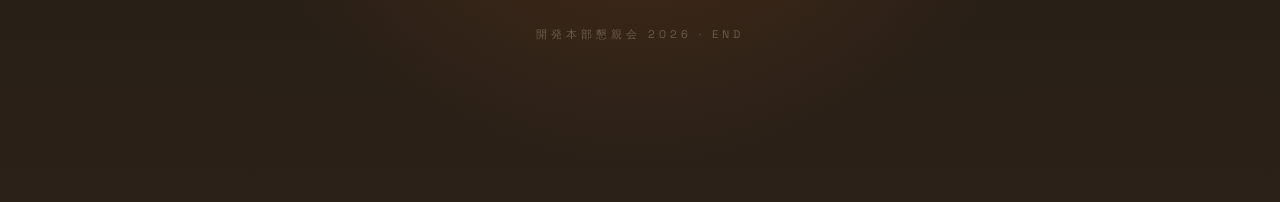
<file: story.html>
<!DOCTYPE html>
<html lang="ja">
<head>
  <meta charset="utf-8">
  <meta name="viewport" content="width=device-width,initial-scale=1,viewport-fit=cover">
  <title>開発本部懇親会2026 · ROUTE GUIDE</title>
  <link rel="stylesheet" href="story.css">
</head>
<body>

<!-- HERO -->
<header class="hero">
  <div class="hero-glow"></div>
  <img class="hero-mascot" src="rakuta_walking.png" alt="">
  <div class="hero-inner">
    <p class="kicker">ROUTE GUIDE · 2026</p>
    <h1 class="hero-title">開発本部<br>懇親会2026</h1>
    <div class="hero-route">
      <div class="loc">
        <svg width="18" height="18" viewBox="0 0 18 18" fill="none" aria-hidden="true">
          <circle cx="9" cy="9" r="7" stroke="#F47820" stroke-width="2"/>
          <circle cx="9" cy="9" r="3" fill="#F47820"/>
        </svg>
        <span>東京ガーデンシアター</span>
      </div>
      <div class="loc">
        <svg width="18" height="18" viewBox="0 0 18 18" fill="none" aria-hidden="true">
          <path d="M3 9h12M9 3l6 6-6 6" stroke="#F47820" stroke-width="2" stroke-linecap="round"/>
        </svg>
        <span>懇親会会場</span>
      </div>
    </div>
  </div>
</header>

<!-- WHY -->
<section class="why">
  <p class="why-kicker">WHY THIS ROUTE</p>
  <h2>Googleマップとは<br>違うルートです</h2>
  <div class="why-list">
    <div class="why-item">
      <div class="why-ic">🚦</div>
      <div><b>信号を渡らずに移動</b><span>大人数でもスムーズ</span></div>
    </div>
    <div class="why-item">
      <div class="why-ic">↔</div>
      <div><b>歩道が広い</b><span>ゆったり歩ける</span></div>
    </div>
    <div class="why-item">
      <div class="why-ic">☂</div>
      <div><b>雨でも安心</b><span>傘をさしたまま</span></div>
    </div>
  </div>
</section>

<!-- MAP -->
<section class="section">
  <p class="sec-kicker">00 / OVERVIEW</p>
  <h2 class="sec-title">全体マップ</h2>
  <div class="map">
    <img src="00_map.jpg" alt="全体マップ">
  </div>
</section>

<!-- STEPS -->
<section class="section">
  <p class="sec-kicker">ROUTE</p>
  <h2 class="sec-title">徒歩ルート</h2>
  <p class="sec-sub">9 ステップ · 約10分</p>

  <div class="timeline" id="timeline">
    <div class="tl-rail"></div>
    <div class="tl-prog" id="tlProg"></div>
    <img class="tl-walker" id="tlWalker" src="rakuta_walking.png" alt="">
    <div id="steps"></div>
  </div>
</section>

<!-- ARRIVAL -->
<section class="arrival">
  <p class="arrival-kicker">ARRIVAL</p>
  <img class="mascot" src="rakuta_yorokobi.png" alt="喜ぶらくた">
  <h2>懇親会会場 到着！</h2>
  <p>楽しんでいきましょう</p>
  <div class="end">開発本部懇親会 2026 · END</div>
</section>

<!-- FIXED UI -->
<button class="back-top" id="backTop" aria-label="先頭へ">↑</button>
<div class="pill">
  <div class="pill-bar"><div id="pillBar"></div></div>
  <span class="mono" id="pillLabel">START</span>
</div>

<script>
const STEPS = [
  { t:'会場を出たら無印良品方面の階段へ',                       imgs:['00_step0.jpg'] },
  { t:'階段を降りたら左へ',                                     imgs:['00_step0b.jpg'] },
  { t:'交差点で信号を渡らず左へ',                               imgs:['01_step1.jpg'] },
  { t:'橋の上へ登らず\n橋の下をくぐる',                         imgs:['02_step2a.jpg','02_step2b.jpg','02_step2c.jpg'] },
  { t:'テニスの森公園の南端と\n湾岸道路の間の歩道を直進',       imgs:['03_step3.jpg'] },
  { t:'歩道橋があるので渡る',                                   imgs:['04_step4.jpg'] },
  { t:'ひろびろした歩道橋を渡る',                               imgs:['05_step5.jpg'] },
  { t:'歩道橋を降りると会場が見える',                           imgs:['06_step6.jpg'] },
  { t:'超広い遊歩道を歩いて\n会場着！', note:'運営メンバーが建物入口〜宴会場までご案内します！', imgs:['07_step7.jpg'], last:true },
];

const container = document.getElementById('steps');
STEPS.forEach((s, i) => {
  const el = document.createElement('article');
  el.className = 'step';
  el.dataset.step = i + 1;
  const imgs = s.imgs.map(src =>
    `<div class="step-img"><img loading="lazy" src="${src}" alt=""></div>`
  ).join('');
  el.innerHTML = `
    <div class="step-pin">${i + 1}</div>
    <div class="step-card">
      <div>
        <div class="step-kicker">STEP ${String(i + 1).padStart(2, '0')}</div>
        <div class="step-title">${s.t}</div>
        ${s.note ? `<div class="step-note">${s.note}</div>` : ''}
        ${s.last ? `<div class="step-pill">🎉 運営がご案内</div>` : ''}
      </div>
      <div class="step-imgs ${s.imgs.length > 1 ? 'multi' : ''}">${imgs}</div>
    </div>
  `;
  container.appendChild(el);
});

const tl       = document.getElementById('timeline');
const tlProg   = document.getElementById('tlProg');
const tlWalker = document.getElementById('tlWalker');
const pillBar  = document.getElementById('pillBar');
const pillLabel= document.getElementById('pillLabel');
const backTop  = document.getElementById('backTop');
const stepEls  = Array.from(document.querySelectorAll('.step'));

let raf = 0;
function update() {
  raf = 0;
  const scrollTop = document.documentElement.scrollTop || document.body.scrollTop;
  const maxScroll = document.documentElement.scrollHeight - document.documentElement.clientHeight;
  const p = maxScroll > 0 ? scrollTop / maxScroll : 0;

  pillBar.style.width = (p * 100).toFixed(1) + '%';
  backTop.classList.toggle('show', scrollTop > 500);

  const line = scrollTop + window.innerHeight * 0.4;
  let best = 0, bestDist = Infinity;
  const pinTops = [];
  stepEls.forEach(el => {
    const pin = el.querySelector('.step-pin');
    const r = pin.getBoundingClientRect();
    const top = r.top + scrollTop + r.height / 2;
    pinTops.push(top);
    const d = Math.abs(top - line);
    if (d < bestDist) { bestDist = d; best = +el.dataset.step; }
  });
  stepEls.forEach(el => el.classList.toggle('active', +el.dataset.step === best));

  const tlRect  = tl.getBoundingClientRect();
  const tlTop   = tlRect.top + scrollTop + 8;
  const tlBottom= tlRect.top + scrollTop + tlRect.height - 8;
  const activeTop = pinTops[best - 1] || tlTop;
  const clamped = Math.min(tlBottom, Math.max(tlTop, activeTop));
  tlProg.style.height = (clamped - tlTop) + 'px';
  tlWalker.style.top  = (clamped - tlRect.top - scrollTop - 32) + 'px';

  const atEnd = p > 0.98;
  pillLabel.textContent = atEnd ? 'ARRIVED' : (best === 0 ? 'START' : `STEP ${String(best).padStart(2, '0')}`);
}

function onScroll() { if (!raf) raf = requestAnimationFrame(update); }
addEventListener('scroll', onScroll, { passive: true });
addEventListener('resize', onScroll);
addEventListener('load', update);
setTimeout(update, 50);

backTop.addEventListener('click', () => window.scrollTo({ top: 0, behavior: 'smooth' }));
</script>

</body>
</html>
</file>
<file: story-warm.css>
@import url('https://fonts.googleapis.com/css2?family=Space+Grotesk:wght@500;600;700&family=Noto+Sans+JP:wght@400;700;800&display=swap');

:root{
  --orange:#EC6A17;
  --orange-deep:#C4520B;
  --orange-soft:#FDEAC8;
  --brown:#5A2F12;
  --cream:#FFF6E8;
  --cream-deep:#FDEAC8;
  --tape:#F7C873;
  --ink:#2A1B0E;
  --paper:#fff;
  --line:#D4B896;
}
*{box-sizing:border-box}
html,body{margin:0;padding:0;background:var(--cream);color:var(--ink);
  font-family:"Noto Sans JP","Hiragino Kaku Gothic ProN",sans-serif;
  -webkit-font-smoothing:antialiased;text-rendering:optimizeLegibility;
  font-feature-settings:"palt";
}
img{display:block;max-width:100%}
.mono{font-family:"Space Grotesk",ui-monospace,Menlo,monospace}

.confetti{position:fixed;inset:0;pointer-events:none;z-index:0;opacity:.07}

/* HERO */
.hero{
  position:relative; overflow:hidden;
  padding:44px 22px 56px;
  background:radial-gradient(120% 90% at 80% 10%, var(--cream-deep) 0%, var(--cream) 60%);
}
.hero-glow{
  position:absolute; top:-160px; right:-160px;
  width:460px;height:460px;border-radius:50%;
  background:radial-gradient(circle, rgba(236,106,23,.2), transparent 70%);
  pointer-events:none;
}
.hero-inner{position:relative;max-width:1180px;margin:0 auto}
.kicker{
  font-family:"Space Grotesk",sans-serif;
  display:inline-flex;align-items:center;gap:8px;
  background:var(--paper);border:2px solid var(--ink);border-radius:999px;
  padding:6px 14px;font-size:11px;font-weight:700;letter-spacing:2px;
  box-shadow:3px 3px 0 var(--ink); color:var(--ink);
  margin:0 0 18px;
}
.kicker .dot{width:8px;height:8px;border-radius:4px;background:var(--orange);flex-shrink:0}
h1.hero-title{
  font-size:clamp(40px,10vw,104px);
  line-height:1.03; letter-spacing:-1.2px; font-weight:800;
  margin:0 0 8px; color:var(--ink);
}
.hero-stamp{
  background:var(--orange);color:#fff;
  padding:2px 14px;display:inline-block;transform:rotate(-1.5deg);
  box-shadow:4px 4px 0 var(--ink);border-radius:4px;
  white-space:nowrap;
}
.hero-inner{
  position:relative;max-width:1180px;margin:0 auto;
  display:flex; align-items:flex-start; gap:12px;
}
.hero-text{flex:1; position:relative; z-index:1}
.hero-route{
  margin-top:22px; display:flex; flex-wrap:wrap;
  align-items:center; gap:8px 14px;
}
.hero-route .loc{
  display:flex;align-items:center;gap:8px;
  font-size:clamp(14px,3.8vw,20px); color:var(--brown); font-weight:600;
}
.hero-mascot{
  display:block;
  width:100px; flex-shrink:0;
  align-self:flex-start;
  filter:drop-shadow(3px 3px 0 var(--ink));
  pointer-events:none; z-index:1;
}

/* WHY CARD */
.why{
  background:var(--paper); color:var(--ink);
  border:2.5px solid var(--ink);
  box-shadow:6px 6px 0 var(--ink);
  margin-top:24px;
  border-radius:22px; padding:40px 22px 26px;
  position:relative; overflow:visible;
  margin:0 22px;
}
.why-kicker{
  position:absolute; top:-16px; left:16px;
  font-family:"Noto Sans JP",sans-serif;
  font-size:14px; letter-spacing:0.05em; font-weight:700;
  background:var(--ink); color:var(--cream);
  padding:5px 14px; border-radius:4px;
}
.why h2{
  font-size:clamp(22px,5.4vw,36px); font-weight:800;
  margin:0; letter-spacing:-0.3px; line-height:1.3;
}
.why-list{
  margin-top:22px; display:grid; gap:10px;
  grid-template-columns:1fr;
}
.why-item{
  background:var(--cream-deep);
  border:1.5px solid var(--ink);
  padding:14px 16px; border-radius:14px;
  display:flex; gap:14px; align-items:center;
}
.why-ic{
  width:42px;height:42px;flex:none;border-radius:11px;
  background:var(--orange); color:#fff;
  border:1.5px solid var(--ink);
  display:grid;place-items:center; font-size:20px; font-weight:700;
}
.why-item b{font-size:clamp(14px,3.6vw,16px); font-weight:700; display:block; color:var(--orange-deep)}
.why-item span{font-size:clamp(12px,3.2vw,14px); color:var(--brown); margin-top:2px; display:block}

/* SECTION */
.section{padding:40px 22px 0}
.sec-kicker{
  font-family:"Space Grotesk",sans-serif;
  font-size:11px;letter-spacing:4px;font-weight:600;color:var(--orange);
  margin:0 0 8px;
}
.sec-title{
  font-size:clamp(26px,6.5vw,48px); font-weight:800; letter-spacing:-0.5px;
  color:var(--ink); margin:0; line-height:1.1;
}
.sec-sub{margin:6px 0 0; font-size:clamp(13px,3.4vw,16px); color:var(--brown)}

/* MAP */
.map{
  margin-top:20px;
  background:var(--paper);
  border:2.5px solid var(--ink);
  box-shadow:6px 6px 0 var(--ink);
  border-radius:20px; padding:10px;
  position:relative;
}
.map img{width:100%;height:auto;border-radius:12px;display:block}
.tape{
  position:absolute; background:var(--tape);
  padding:4px 14px; font-size:11px; font-weight:700; letter-spacing:2px;
  color:var(--ink); border:1px solid var(--ink);
  font-family:"Space Grotesk",sans-serif;
  box-shadow:0 2px 4px rgba(0,0,0,.1);
}
.tape-1{top:-12px; left:18%; transform:rotate(-4deg)}
.tape-2{top:-12px; right:15%; transform:rotate(4deg)}

/* TIMELINE */
.timeline{
  position:relative;
  margin:32px 0 0;
  padding:0 0 0 56px;
}
.tl-rail{
  position:absolute; left:22px; top:8px; bottom:8px;
  width:2px; background:var(--line);
}
.tl-prog{
  position:absolute; left:22px; top:8px;
  width:2px; background:var(--orange);
  transition:height .35s cubic-bezier(.2,.7,.3,1);
  box-shadow:0 0 12px rgba(236,106,23,.4);
  height:0;
}
.tl-walker{
  position:absolute; left:-10px; top:0;
  width:64px; pointer-events:none;
  transition:top .35s cubic-bezier(.2,.7,.3,1);
  filter:drop-shadow(3px 3px 0 var(--ink));
  z-index:2;
}
.step{
  position:relative; margin-bottom:28px;
  opacity:.45; transition:opacity .35s;
}
.step.active{opacity:1}
.step-pin{
  position:absolute; left:-50px; top:4px;
  width:40px;height:40px;border-radius:50%;
  background:var(--cream-deep);
  border:2px solid var(--ink);
  box-shadow:2px 2px 0 var(--ink);
  color:var(--ink);
  display:grid;place-items:center;
  font-family:"Space Grotesk",sans-serif;
  font-size:15px; font-weight:700;
  transition:all .3s;
}
.step.active .step-pin{
  background:var(--orange); color:#fff;
  box-shadow:3px 3px 0 var(--ink);
}
.step-card{
  background:var(--paper); color:var(--ink);
  border:2.5px solid var(--ink);
  box-shadow:5px 5px 0 var(--ink);
  border-radius:16px; padding:18px;
  display:grid; grid-template-columns:1fr; gap:14px;
  align-items:center;
  transition:box-shadow .3s, transform .3s;
}
.step.active .step-card{
  box-shadow:6px 6px 0 var(--ink);
}
.step-kicker{
  font-family:"Space Grotesk",sans-serif;
  font-size:11px; letter-spacing:3px; font-weight:600; color:var(--orange);
}
.step-title{
  margin-top:6px; font-size:clamp(17px,4.6vw,26px);
  font-weight:800; line-height:1.4; white-space:pre-line;
  letter-spacing:-0.2px;
}
.step-note{
  margin-top:10px; font-size:14px; color:var(--brown); line-height:1.6;
  background:var(--cream-deep); border-left:3px solid var(--orange);
  padding:8px 10px; border-radius:4px;
}
.step-pill{
  margin-top:12px; display:inline-block;
  background:var(--ink);color:var(--cream);
  padding:7px 14px; border-radius:4px;
  font-size:13px; font-weight:700;
}
.step-imgs{
  display:grid; gap:6px;
  grid-template-columns:1fr;
}
.step-imgs.multi{grid-template-columns:1fr}
.step-img{
  border-radius:12px; overflow:hidden;
  border:1.5px solid var(--ink);
  background:var(--cream-deep);
  aspect-ratio:16/9;
}
.step-img img{width:100%;height:100%;object-fit:cover;display:block}

/* ARRIVAL */
.arrival{
  text-align:center; padding:72px 22px 96px;
  margin-top:48px;
  background:linear-gradient(180deg,var(--cream),var(--cream-deep));
  position:relative; overflow:hidden;
}
.arrival::before,.arrival::after{
  content:""; position:absolute; border-radius:50%; opacity:.15;
}
.arrival::before{width:80px;height:80px;background:var(--orange);top:20px;left:10%}
.arrival::after{width:120px;height:120px;background:var(--brown);bottom:20px;right:8%}
.arrival-kicker{
  font-family:"Space Grotesk",sans-serif;
  font-size:11px; letter-spacing:5px; font-weight:600;
  color:var(--orange); margin-bottom:18px; position:relative;
}
.arrival img.mascot{
  width:clamp(150px,36vw,280px); margin:0 auto;
  filter:drop-shadow(5px 5px 0 var(--ink));
  position:relative;
}
.arrival h2{
  font-size:clamp(30px,8vw,72px);
  margin:16px 0 10px; font-weight:800; letter-spacing:-0.5px;
  color:var(--ink); position:relative;
}
.arrival img.mascot{ margin-bottom:32px; }
.arrival p{font-size:clamp(16px,4.5vw,24px); color:var(--orange-deep); font-weight:700; margin:0; position:relative}
.arrival .end{
  margin-top:40px; font-size:11px; letter-spacing:4px;
  color:var(--brown); font-family:"Space Grotesk",sans-serif; position:relative;
}

/* FLOATING PROGRESS PILL */
.pill{
  position:fixed; bottom:16px; right:16px; z-index:50;
  background:var(--paper);
  border:2px solid var(--ink);
  box-shadow:3px 3px 0 var(--ink);
  border-radius:999px;
  padding:9px 16px;
  font-size:12px; color:var(--ink);
  display:flex; align-items:center; gap:12px;
  pointer-events:none;
}
.pill-bar{
  width:80px; height:4px; border-radius:2px;
  background:var(--line); overflow:hidden;
}
.pill-bar div{
  height:100%; width:0%;
  background:linear-gradient(90deg,var(--orange),#F5A05A);
  transition:width .2s;
}
.pill .mono{font-weight:700; font-variant-numeric:tabular-nums; letter-spacing:1px; color:var(--orange-deep)}

.back-top{
  position:fixed;bottom:70px;right:16px;z-index:40;
  width:42px;height:42px;border-radius:50%;
  background:var(--orange);color:#fff;
  border:2.5px solid var(--ink);
  box-shadow:3px 3px 0 var(--ink);
  display:none; align-items:center;justify-content:center;
  cursor:pointer; font-size:18px; font-weight:900;
  transition:transform .15s;
}
.back-top:hover{transform:translate(-1px,-1px)}
.back-top.show{display:flex}

/* RESPONSIVE */
@media (min-width:720px){
  .hero{padding:80px 44px 100px}
  .hero-inner{display:flex; align-items:flex-end; gap:32px}
  .hero-text{flex:1}
  .hero-mascot{display:block; position:relative; right:auto; bottom:auto; width:clamp(160px,22vw,280px); flex-shrink:0; align-self:flex-end; filter:drop-shadow(3px 3px 0 var(--ink));}
  .hero-route{margin-top:32px; gap:10px 20px}
  .why{margin:24px 44px 0; padding:36px 40px 40px; border-radius:26px}
  .why-list{grid-template-columns:repeat(3,1fr); gap:14px; margin-top:28px}
  .section{padding:72px 44px 0}
  .timeline{padding-left:90px; margin-top:56px}
  .tl-rail, .tl-prog{left:38px}
  .tl-walker{left:8px; width:90px}
  .step-pin{left:-66px; top:4px; width:52px;height:52px;font-size:19px}
  .step{margin-bottom:40px}
  .step-card{grid-template-columns:1fr 1.15fr; padding:28px 32px; gap:28px}
  .step-imgs.multi{grid-template-columns:1fr 1fr}
  .step-imgs.multi .step-img:first-child{grid-column:1 / -1}
  .arrival{padding:120px 44px 160px; margin-top:80px}
  .pill{bottom:24px; right:24px; padding:11px 20px; font-size:14px}
  .pill-bar{width:120px; height:5px}
  .back-top{bottom:80px; right:24px; width:48px;height:48px;font-size:20px}
}
@media (min-width:1180px){
  .hero{padding:104px 0 120px}
  .hero-inner{padding:0 22px}
  .why{margin:0 auto; max-width:1136px}
  .section{max-width:1180px; margin:0 auto}
}
</file>
<file: style.css>
* { margin: 0; padding: 0; box-sizing: border-box; }

body {
  font-family: 'Hiragino Sans', 'Hiragino Kaku Gothic ProN', 'Noto Sans JP', sans-serif;
  background: #f5f5f5;
  color: #323232;
}

/* ヘッダー */
.header {
  background: linear-gradient(135deg, #f08300 0%, #e07200 100%);
  color: white;
  padding: 52px 16px 0 20px;
  position: relative;
  overflow: hidden;
  display: flex;
  align-items: flex-end;
}
.header-text {
  flex: 1;
  padding-bottom: 20px;
}
.header-rakuta {
  width: 100px;
  flex-shrink: 0;
  display: block;
  position: relative;
  z-index: 1;
}
.header::before {
  content: '';
  position: absolute;
  top: -30px; right: -30px;
  width: 120px; height: 120px;
  border-radius: 50%;
  background: rgba(255,255,255,0.12);
}
.header::after {
  content: '';
  position: absolute;
  bottom: -20px; left: -20px;
  width: 80px; height: 80px;
  border-radius: 50%;
  background: rgba(255,255,255,0.08);
}
.event-label {
  display: inline-block;
  background: rgba(255,255,255,0.25);
  color: white;
  font-size: 11px;
  font-weight: 700;
  letter-spacing: 0.08em;
  padding: 3px 10px;
  border-radius: 20px;
  margin-bottom: 10px;
  border: 1px solid rgba(255,255,255,0.4);
}
.header h1 {
  font-size: 20px;
  font-weight: 800;
  line-height: 1.3;
  margin-bottom: 6px;
}
.header h1 span {
  color: rgba(255,255,255,0.85);
}
.header .subtitle {
  font-size: 13px;
  opacity: 0.85;
}

/* 全体マップ */
.map-section {
  background: white;
  padding: 16px 16px 0;
  margin-bottom: 8px;
}
.section-title {
  font-size: 13px;
  font-weight: 700;
  color: #666;
  letter-spacing: 0.1em;
  text-transform: uppercase;
  margin-bottom: 10px;
  display: flex;
  align-items: center;
  gap: 6px;
}
.section-title::before {
  content: '';
  display: inline-block;
  width: 3px;
  height: 14px;
  background: #f08300;
  border-radius: 2px;
}
.map-img {
  width: 100%;
  border-radius: 8px;
  display: block;
  margin-bottom: 16px;
}

/* おすすめ理由 */
.recommend-box {
  background: #fff9f2;
  border: 1.5px solid #f9cd99;
  border-radius: 10px;
  padding: 12px 14px;
  margin: 0 0 14px;
}
.recommend-box .rec-title {
  font-size: 13px;
  font-weight: 800;
  color: #f08300;
  margin-bottom: 8px;
  display: flex;
  align-items: center;
  gap: 6px;
}
.recommend-box .rec-title img {
  width: 28px;
  height: 28px;
  flex-shrink: 0;
}
.recommend-box .rec-list {
  list-style: none;
  display: flex;
  flex-direction: column;
  gap: 5px;
}
.recommend-box .rec-list li {
  font-size: 13px;
  color: #323232;
  line-height: 1.5;
  display: flex;
  align-items: flex-start;
  gap: 6px;
}
.recommend-box .rec-list li::before {
  content: '✓';
  color: #f08300;
  font-weight: 800;
  flex-shrink: 0;
}

/* ルートタイトル */
.route-header {
  background: #323232;
  color: white;
  padding: 14px 20px;
  font-size: 17px;
  font-weight: 700;
  display: flex;
  align-items: center;
  gap: 8px;
}

/* ステップカード */
.steps {
  display: flex;
  flex-direction: column;
  gap: 0;
}
.step {
  background: white;
  border-bottom: 1px solid #eee;
  position: relative;
}
.step-inner {
  padding: 16px 16px 0;
}
.step-badge-row {
  display: flex;
  align-items: flex-start;
  gap: 12px;
  margin-bottom: 12px;
}
.step-number {
  flex-shrink: 0;
  width: 32px;
  height: 32px;
  background: #f08300;
  color: white;
  border-radius: 50%;
  display: flex;
  align-items: center;
  justify-content: center;
  font-size: 14px;
  font-weight: 800;
  margin-top: 1px;
}
.step-text {
  font-size: 15px;
  font-weight: 600;
  color: #323232;
  line-height: 1.5;
  padding-top: 5px;
}
.step-note {
  font-size: 13px;
  color: #f08300;
  font-weight: 600;
  background: #fff9f2;
  border-left: 3px solid #f08300;
  padding: 8px 10px;
  border-radius: 4px;
  margin: 0 0 14px;
  line-height: 1.5;
}
.step-imgs {
  display: flex;
  flex-direction: column;
  gap: 6px;
  padding-bottom: 16px;
}
.step-imgs.multi {
  display: grid;
  grid-template-columns: 1fr 1fr;
  gap: 6px;
}
.step-imgs.multi .img-full {
  grid-column: 1 / -1;
}
.step-img {
  width: 100%;
  border-radius: 8px;
  display: block;
}

/* ゴール */
.goal-banner {
  background: linear-gradient(135deg, #f08300, #e07200);
  padding: 20px;
  text-align: center;
  border: none !important;
}
.goal-banner .goal-body {
  display: inline-block;
}
.goal-banner .goal-icon {
  width: 80px;
  display: block;
  margin: 0 auto 6px;
}
.goal-banner .goal-text {
  font-size: 18px;
  font-weight: 800;
  color: white;
  line-height: 1.3;
}
.goal-banner .goal-sub {
  font-size: 12px;
  color: rgba(255,255,255,0.8);
  margin-top: 4px;
}

/* フッター */
.footer {
  background: #323232;
  color: rgba(255,255,255,0.5);
  text-align: center;
  padding: 14px;
  font-size: 11px;
}

/* ===== PC レスポンシブ ===== */
@media (min-width: 768px) {
  .pc-hidden { display: none; }

  body {
    max-width: 900px;
    margin: 0 auto;
    background: #ececec;
  }

  /* ヘッダー */
  .header {
    padding: 40px 48px 0;
    border-radius: 0 0 16px 16px;
  }
  .header h1 { font-size: 28px; }
  .header .subtitle { font-size: 15px; }
  .header-text { padding-bottom: 28px; }
  .header-rakuta { width: 140px; }

  /* マップセクション */
  .map-section {
    padding: 24px 24px 0;
    border-radius: 12px;
    margin: 16px 0 12px;
  }

  /* おすすめボックス */
  .recommend-box {
    display: flex;
    align-items: flex-start;
    gap: 16px;
    padding: 16px 20px;
    margin-bottom: 20px;
  }
  .recommend-box .rec-title {
    font-size: 14px;
    white-space: nowrap;
    margin-bottom: 0;
    padding-top: 1px;
  }
  .recommend-box .rec-list {
    flex-direction: row;
    flex-wrap: wrap;
    gap: 6px 20px;
  }
  .recommend-box .rec-list li { font-size: 13px; }

  /* ルートヘッダー */
  .route-header {
    font-size: 20px;
    padding: 16px 24px;
    border-radius: 12px 12px 0 0;
  }

  /* ステップグリッド */
  .steps {
    display: grid;
    grid-template-columns: 1fr 1fr;
    gap: 0;
    background: #e0e0e0;
    border-radius: 0 0 12px 12px;
    overflow: hidden;
  }
  .step {
    border-bottom: 1px solid #eee;
    border-right: 1px solid #eee;
  }
  .step:nth-child(even) { border-right: none; }

  .step-inner { padding: 20px 20px 0; }
  .step-number { width: 36px; height: 36px; font-size: 15px; }
  .step-text { font-size: 16px; }
  .step-note { font-size: 13px; margin: 0 20px 16px; }

  /* ゴールバナー（グリッド10番目セル） */
  .goal-banner {
    border-radius: 0 0 12px 0;
    margin-top: 0;
    padding: 28px 20px;
    display: flex;
    align-items: center;
    justify-content: center;
    border-right: none;
    border-bottom: none;
  }
  .goal-banner .goal-icon { width: 100px; }
  .goal-banner .goal-text { font-size: 22px; }

  /* フッター */
  .footer {
    border-radius: 12px;
    margin-top: 12px;
    font-size: 12px;
    padding: 16px;
  }

  /* セクションタイトル */
  .section-title { font-size: 14px; margin-bottom: 12px; }
}
</file>
<file: guide.css>
@import url('https://fonts.googleapis.com/css2?family=Space+Grotesk:wght@500;600;700&family=Noto+Sans+JP:wght@400;700;900&display=swap');

:root{
  --orange:#EC6A17;
  --orange-deep:#C4520B;
  --brown:#5A2F12;
  --cream:#FFF6E8;
  --cream-deep:#FDEAC8;
  --tape:#F7C873;
  --ink:#2A1B0E;
  --paper:#fff;
}
*{box-sizing:border-box}
html,body{margin:0;padding:0;background:var(--cream);color:var(--ink);
  font-family:"Noto Sans JP","Hiragino Kaku Gothic ProN",sans-serif;
  -webkit-font-smoothing:antialiased;text-rendering:optimizeLegibility;
  font-feature-settings:"palt";
}
img{display:block;max-width:100%}
.mono{font-family:"Space Grotesk",ui-monospace,Menlo,monospace}

.confetti{position:fixed;inset:0;pointer-events:none;z-index:0;opacity:.1}

/* HERO */
.hero{
  position:relative; overflow:hidden;
  padding:32px 20px 40px;
  background:radial-gradient(120% 90% at 80% 10%, var(--cream-deep) 0%, var(--cream) 60%);
}
.tag{
  display:inline-flex;align-items:center;gap:8px;
  background:#fff;border:2px solid var(--ink);border-radius:999px;
  padding:6px 14px;font-size:11px;font-weight:700;letter-spacing:2px;
  box-shadow:3px 3px 0 var(--ink);
}
.tag .dot{width:8px;height:8px;border-radius:4px;background:var(--orange)}
h1.hero-title{
  font-size:clamp(36px,9vw,88px);
  line-height:1.02;font-weight:900;letter-spacing:-1px;
  margin:18px 0 8px;
}
.hero-stamp{
  background:var(--orange);color:#fff;
  padding:2px 14px;display:inline-block;transform:rotate(-1.5deg);
  box-shadow:4px 4px 0 var(--ink);border-radius:4px;
}
.hero-sub{font-size:clamp(14px,3.8vw,24px);font-weight:700;color:var(--brown);margin:12px 0 0}
.hero-sub .arrow{color:var(--orange);margin:0 6px}
.hero-mascot{
  position:absolute; right:8px; top:16px;
  width:clamp(88px,26vw,200px);
  transform:rotate(-6deg);
  filter:drop-shadow(4px 4px 0 var(--ink));
  z-index:1;
}

/* LAYOUT */
.wrap{max-width:1100px;margin:0 auto}
.section{padding:8px 20px 28px; position:relative; z-index:1}

/* WHY CARD */
.card{
  background:#fff;border:2.5px solid var(--ink);
  box-shadow:6px 6px 0 var(--ink);border-radius:18px;
  padding:22px 20px; position:relative;
}
.card-label{
  position:absolute; top:-14px; left:16px;
  background:var(--ink); color:var(--cream);
  padding:4px 12px; border-radius:4px;
  font-size:11px; font-weight:700; letter-spacing:1px;
}
.why-list{display:grid;gap:12px;margin-top:6px}
.why-item{display:flex;gap:14px;align-items:flex-start;font-size:clamp(14px,3.6vw,18px);line-height:1.5}
.why-ic{
  width:36px;height:36px;flex:none;border-radius:8px;
  background:var(--cream-deep); border:1.5px solid var(--ink);
  display:grid;place-items:center;font-size:18px;
}
.why-item b{color:var(--orange-deep)}

/* SECTION TITLE */
.sec-title{display:flex;align-items:center;gap:12px;flex-wrap:wrap}
.sec-num{
  font-family:"Space Grotesk",sans-serif;
  font-size:12px;font-weight:700;letter-spacing:3px;color:var(--orange);
  padding:3px 10px;border:1.5px solid var(--orange);border-radius:4px;
}
.sec-title h2{font-size:clamp(24px,6vw,44px);margin:0;font-weight:900;letter-spacing:-0.5px;line-height:1.1}
.sec-title .h2-icon{width:clamp(36px,8vw,56px);display:inline-block;vertical-align:middle;margin-left:8px}

/* MAP */
.map-card{
  background:#fff;border:2.5px solid var(--ink);
  box-shadow:6px 6px 0 var(--ink);border-radius:14px;
  padding:8px; position:relative; margin-top:18px;
}
.map-card img{width:100%;height:auto;border-radius:8px;display:block}
.tape{
  position:absolute; background:var(--tape);
  padding:4px 14px; font-size:11px; font-weight:700; letter-spacing:2px;
  color:var(--ink); border:1px solid var(--ink);
  font-family:"Space Grotesk",sans-serif;
  box-shadow:0 2px 4px rgba(0,0,0,.1);
}
.tape-1{top:-12px; left:18%; transform:rotate(-4deg)}
.tape-2{top:-12px; right:15%; transform:rotate(4deg)}

/* STEPS */
.steps{display:grid;gap:28px;margin-top:24px}
.step{
  background:#fff;border:2.5px solid var(--ink);
  box-shadow:6px 6px 0 var(--ink); border-radius:18px;
  padding:20px;
  position:relative;
  display:grid; grid-template-columns:1fr; gap:16px;
  align-items:center;
}
.step-badge{
  position:absolute; top:-18px; left:-10px;
  width:56px;height:56px;border-radius:50%;
  background:var(--orange); color:#fff;
  border:2.5px solid var(--ink); box-shadow:3px 3px 0 var(--ink);
  display:grid;place-items:center;
  font-family:"Space Grotesk",sans-serif;
  font-size:28px;font-weight:700;
  transform:rotate(-4deg);
}
.step-body{padding-left:40px; padding-top:6px}
.step-kicker{
  font-family:"Space Grotesk",sans-serif;
  font-size:10px; letter-spacing:3px; font-weight:700;
  color:var(--orange-deep);
}
.step-title{
  font-size:clamp(18px,5vw,30px); font-weight:900;
  line-height:1.35; margin-top:6px; white-space:pre-line;
  letter-spacing:-0.2px;
}
.step-note{margin-top:10px;font-size:14px;color:var(--brown);line-height:1.55;font-weight:500}
.step-pill{
  margin-top:12px;display:inline-block;
  background:var(--ink);color:var(--cream);
  padding:8px 14px;border-radius:4px;
  font-size:13px;font-weight:700;
}
.step-imgs{display:grid;gap:8px}
.step-imgs.multi{grid-template-columns:repeat(auto-fit,minmax(0,1fr))}
.step-img{
  border:1.5px solid var(--ink); border-radius:10px;
  overflow:hidden; background:var(--cream-deep);
  aspect-ratio:4/3;
}
.step-img img{width:100%;height:100%;object-fit:cover;display:block}

/* ARRIVAL */
.arrival{
  text-align:center; padding:48px 20px 60px;
  background:linear-gradient(180deg,var(--cream),var(--cream-deep));
  position:relative; overflow:hidden;
}
.arrival img{width:clamp(140px,34vw,260px); margin:0 auto; filter:drop-shadow(5px 5px 0 var(--ink))}
.arrival h2{
  font-size:clamp(30px,8vw,64px); margin:12px 0 8px;
  font-weight:900; letter-spacing:-0.5px;
}
.arrival p{font-size:clamp(16px,4.5vw,26px); font-weight:700; color:var(--orange-deep); margin:0}
.arrival .footer{margin-top:32px;font-size:11px;color:var(--brown);letter-spacing:2px;font-weight:700}
.arrival::before,.arrival::after{
  content:""; position:absolute; width:80px; height:80px;
  background:var(--orange); border-radius:50%; opacity:.12;
}
.arrival::before{top:20px;left:10%}
.arrival::after{bottom:20px;right:8%; width:120px;height:120px;background:var(--brown)}

/* PROGRESS BAR */
.progress{
  position:fixed; top:0; left:0; height:4px; z-index:50;
  background:var(--orange); width:0%;
  box-shadow:0 1px 0 rgba(0,0,0,.2);
  transition:width .1s;
}

/* BACK TO TOP */
.back-top{
  position:fixed;bottom:20px;right:20px;z-index:40;
  width:46px;height:46px;border-radius:50%;
  background:var(--orange);color:#fff;border:2.5px solid var(--ink);
  box-shadow:3px 3px 0 var(--ink);
  display:none; align-items:center;justify-content:center;
  cursor:pointer; font-size:20px; font-weight:900;
  transition:transform .15s;
}
.back-top:hover{transform:translate(-1px,-1px)}
.back-top.show{display:flex}

/* RESPONSIVE */
@media (min-width:720px){
  .hero{padding:64px 56px 80px}
  .section{padding:16px 56px 56px}
  .card{padding:36px 44px}
  .card-label{font-size:13px}
  .why-list{grid-template-columns:repeat(3,1fr);gap:24px;margin-top:12px}
  .why-item{flex-direction:column;gap:10px;font-size:17px}
  .why-ic{width:44px;height:44px;font-size:22px}
  .step{grid-template-columns:1.05fr 1fr; padding:32px 36px; gap:32px}
  .step-body{padding-left:60px}
  .step-badge{width:80px;height:80px; top:-24px; left:-22px; font-size:40px}
  .arrival{padding:88px 56px 120px}
  .map-card{margin-top:28px}
  .tape{font-size:13px;padding:5px 18px}
  .back-top{bottom:28px;right:28px;width:54px;height:54px}
}
@media (min-width:1100px){
  .hero{padding:80px 72px 96px}
  .section{padding:20px 72px 72px}
  .hero-mascot{right:56px;top:32px}
}
</file>
<file: story.css>
@import url('https://fonts.googleapis.com/css2?family=Space+Grotesk:wght@500;600;700&family=Noto+Sans+JP:wght@400;700;800&display=swap');

:root{
  --bg:#1F1812;
  --bg-alt:#2B2118;
  --bg-deep:#15100C;
  --card:#F6EEE1;
  --card-alt:#FFF8EC;
  --ink:#1F1812;
  --ink-sub:#6B5B4A;
  --orange:#F47820;
  --orange-soft:#FFCE99;
  --line:#3E2F24;
}
*{box-sizing:border-box}
html,body{margin:0;padding:0;background:var(--bg);color:var(--card);
  font-family:"Noto Sans JP","Hiragino Kaku Gothic ProN",sans-serif;
  -webkit-font-smoothing:antialiased;text-rendering:optimizeLegibility;
  font-feature-settings:"palt";
}
img{display:block;max-width:100%}
.mono{font-family:"Space Grotesk",ui-monospace,Menlo,monospace}

/* HERO */
.hero{
  position:relative; overflow:hidden;
  padding:44px 22px 56px;
}
.hero-glow{
  position:absolute; top:-160px; right:-160px;
  width:460px;height:460px;border-radius:50%;
  background:radial-gradient(circle, rgba(244,120,32,.38), transparent 70%);
  pointer-events:none;
}
.hero-inner{position:relative;max-width:1180px;margin:0 auto}
.kicker{
  font-family:"Space Grotesk",sans-serif;
  font-size:11px;letter-spacing:4px;font-weight:500;
  color:var(--orange); margin:0 0 14px;
}
h1.hero-title{
  font-size:clamp(40px,10vw,104px);
  line-height:1.03; letter-spacing:-1.2px; font-weight:800;
  margin:0; color:var(--card-alt);
}
.hero-route{
  margin-top:22px; display:grid; gap:12px;
  grid-template-columns:1fr;
}
.hero-route .loc{
  display:flex;align-items:center;gap:10px;
  font-size:clamp(14px,3.8vw,20px); color:var(--orange-soft); font-weight:500;
}
.hero-mascot{
  position:absolute;
  right:-24px; bottom:-40px;
  width:clamp(180px,40vw,360px);
  opacity:.22; transform:rotate(-8deg);
  pointer-events:none; z-index:0;
}
.hero-inner > *{position:relative;z-index:1}

/* WHY CARD */
.why{
  background:var(--card); color:var(--ink);
  border-radius:22px; padding:24px 22px 26px;
  position:relative; overflow:hidden;
  margin:0 22px;
}
.why-kicker{
  font-family:"Space Grotesk",sans-serif;
  font-size:11px; letter-spacing:3px; font-weight:600;
  color:var(--orange); margin-bottom:10px;
}
.why h2{
  font-size:clamp(22px,5.4vw,36px); font-weight:800;
  margin:0; letter-spacing:-0.3px; line-height:1.3;
}
.why-list{
  margin-top:22px; display:grid; gap:10px;
  grid-template-columns:1fr;
}
.why-item{
  background:var(--card-alt);
  padding:14px 16px; border-radius:14px;
  display:flex; gap:14px; align-items:center;
}
.why-ic{
  width:42px;height:42px;flex:none;border-radius:11px;
  background:var(--orange); color:#fff;
  display:grid;place-items:center; font-size:20px; font-weight:700;
}
.why-item b{font-size:clamp(14px,3.6vw,16px); font-weight:700; display:block}
.why-item span{font-size:clamp(12px,3.2vw,14px); color:var(--ink-sub); margin-top:2px; display:block}

/* SECTION HEADER */
.section{padding:40px 22px 0}
.sec-kicker{
  font-family:"Space Grotesk",sans-serif;
  font-size:11px;letter-spacing:4px;font-weight:600;color:var(--orange);
  margin:0 0 8px;
}
.sec-title{
  font-size:clamp(26px,6.5vw,48px); font-weight:800; letter-spacing:-0.5px;
  color:var(--card-alt); margin:0; line-height:1.1;
}
.sec-sub{margin:6px 0 0; font-size:clamp(13px,3.4vw,16px); color:var(--orange-soft)}

/* MAP */
.map{
  margin-top:20px;
  background:var(--card); border-radius:20px; padding:10px;
}
.map img{width:100%;height:auto;border-radius:12px;display:block}

/* TIMELINE */
.timeline{
  position:relative;
  margin:32px 0 0;
  padding:0 0 0 56px;
}
.tl-rail{
  position:absolute; left:22px; top:8px; bottom:8px;
  width:2px; background:var(--line);
}
.tl-prog{
  position:absolute; left:22px; top:8px;
  width:2px; background:var(--orange);
  transition:height .35s cubic-bezier(.2,.7,.3,1);
  box-shadow:0 0 16px rgba(244,120,32,.5);
  height:0;
}
.tl-walker{
  position:absolute; left:-10px;
  width:64px; pointer-events:none;
  transition:top .35s cubic-bezier(.2,.7,.3,1);
  filter:drop-shadow(0 6px 14px rgba(0,0,0,.55));
  z-index:2;
}
.step{
  position:relative; margin-bottom:28px;
  opacity:.55; transition:opacity .35s;
}
.step.active{opacity:1}
.step-pin{
  position:absolute; left:-50px; top:4px;
  width:40px;height:40px;border-radius:50%;
  background:var(--bg-alt); border:2px solid var(--orange);
  color:var(--orange-soft);
  display:grid;place-items:center;
  font-family:"Space Grotesk",sans-serif;
  font-size:15px; font-weight:700;
  transition:all .3s;
}
.step.active .step-pin{
  background:var(--orange); color:#fff;
  box-shadow:0 0 0 7px rgba(244,120,32,.22);
}
.step-card{
  background:var(--card); color:var(--ink);
  border-radius:16px; padding:18px;
  display:grid; grid-template-columns:1fr; gap:14px;
  align-items:center;
}
.step-kicker{
  font-family:"Space Grotesk",sans-serif;
  font-size:11px; letter-spacing:3px; font-weight:600; color:var(--orange);
}
.step-title{
  margin-top:6px; font-size:clamp(17px,4.6vw,26px);
  font-weight:800; line-height:1.4; white-space:pre-line;
  letter-spacing:-0.2px;
}
.step-note{
  margin-top:10px; font-size:14px; color:var(--ink-sub); line-height:1.6;
}
.step-pill{
  margin-top:12px; display:inline-flex; align-items:center; gap:6px;
  background:var(--orange); color:#fff;
  padding:7px 14px; border-radius:999px;
  font-size:13px; font-weight:700;
}
.step-imgs{
  display:grid; gap:6px;
  grid-template-columns:1fr;
}
.step-imgs.multi{grid-template-columns:repeat(auto-fit,minmax(0,1fr))}
.step-img{
  border-radius:12px; overflow:hidden;
  background:var(--orange-soft);
  aspect-ratio:4/3;
  position:relative;
}
.step-img img{width:100%;height:100%;object-fit:cover;display:block}

/* ARRIVAL */
.arrival{
  text-align:center; padding:72px 22px 96px;
  margin-top:48px;
  background:linear-gradient(180deg,var(--bg),var(--bg-alt));
  position:relative; overflow:hidden;
}
.arrival::before{
  content:""; position:absolute; inset:-80px;
  background:radial-gradient(circle at 50% 40%, rgba(244,120,32,.22), transparent 50%);
  pointer-events:none;
}
.arrival-kicker{
  font-family:"Space Grotesk",sans-serif;
  font-size:11px; letter-spacing:5px; font-weight:600;
  color:var(--orange); margin-bottom:18px; position:relative;
}
.arrival img.mascot{
  width:clamp(150px,36vw,280px); margin:0 auto;
  filter:drop-shadow(0 12px 32px rgba(244,120,32,.55));
  position:relative;
}
.arrival h2{
  font-size:clamp(30px,8vw,72px);
  margin:16px 0 10px; font-weight:800; letter-spacing:-0.5px;
  color:var(--card-alt); position:relative;
}
.arrival p{font-size:clamp(16px,4.5vw,24px); color:var(--orange-soft); font-weight:600; margin:0; position:relative}
.arrival .end{
  margin-top:48px; font-size:11px; letter-spacing:4px;
  color:var(--ink-sub); font-family:"Space Grotesk",sans-serif; position:relative;
}

/* FLOATING PROGRESS PILL */
.pill{
  position:fixed; bottom:16px; right:16px; z-index:50;
  background:rgba(21,16,12,.88);
  backdrop-filter:blur(14px);
  -webkit-backdrop-filter:blur(14px);
  border:1px solid rgba(244,120,32,.45);
  border-radius:999px;
  padding:9px 16px;
  font-size:12px; color:var(--card-alt);
  display:flex; align-items:center; gap:12px;
  box-shadow:0 8px 24px rgba(0,0,0,.4);
  pointer-events:none;
}
.pill-bar{
  width:80px; height:4px; border-radius:2px;
  background:var(--line); overflow:hidden;
}
.pill-bar div{
  height:100%; width:0%;
  background:linear-gradient(90deg,var(--orange),#FFA352);
  transition:width .2s;
}
.pill .mono{font-weight:600; font-variant-numeric:tabular-nums; letter-spacing:1px}

.back-top{
  position:fixed;bottom:70px;right:16px;z-index:40;
  width:42px;height:42px;border-radius:50%;
  background:rgba(21,16,12,.85); backdrop-filter:blur(10px);
  border:1px solid rgba(244,120,32,.45);
  color:var(--orange-soft); font-size:18px;
  display:none; align-items:center;justify-content:center;
  cursor:pointer; transition:transform .15s, color .15s;
}
.back-top:hover{transform:translateY(-2px); color:#fff}
.back-top.show{display:flex}

/* RESPONSIVE */
@media (min-width:720px){
  .hero{padding:80px 44px 100px}
  .hero-route{grid-template-columns:auto auto; gap:28px; margin-top:32px}
  .hero-mascot{right:40px;bottom:-60px}
  .why{margin:0 44px; padding:36px 40px 40px; border-radius:26px}
  .why-list{grid-template-columns:repeat(3,1fr); gap:14px; margin-top:28px}
  .section{padding:72px 44px 0}
  .timeline{padding-left:90px; margin-top:56px}
  .tl-rail, .tl-prog{left:38px}
  .tl-walker{left:8px; width:90px}
  .step-pin{left:-66px; top:4px; width:52px;height:52px;font-size:19px}
  .step{margin-bottom:40px}
  .step-card{grid-template-columns:1fr 1.15fr; padding:28px 32px; gap:28px}
  .arrival{padding:120px 44px 160px; margin-top:80px}
  .pill{bottom:24px; right:24px; padding:11px 20px; font-size:14px}
  .pill-bar{width:120px; height:5px}
  .back-top{bottom:80px; right:24px; width:48px;height:48px;font-size:20px}
}
@media (min-width:1180px){
  .hero{padding:104px 0 120px}
  .hero-inner{padding:0 22px}
  .why{margin:0 auto; max-width:1136px}
  .section{max-width:1180px; margin:0 auto}
}
</file>
